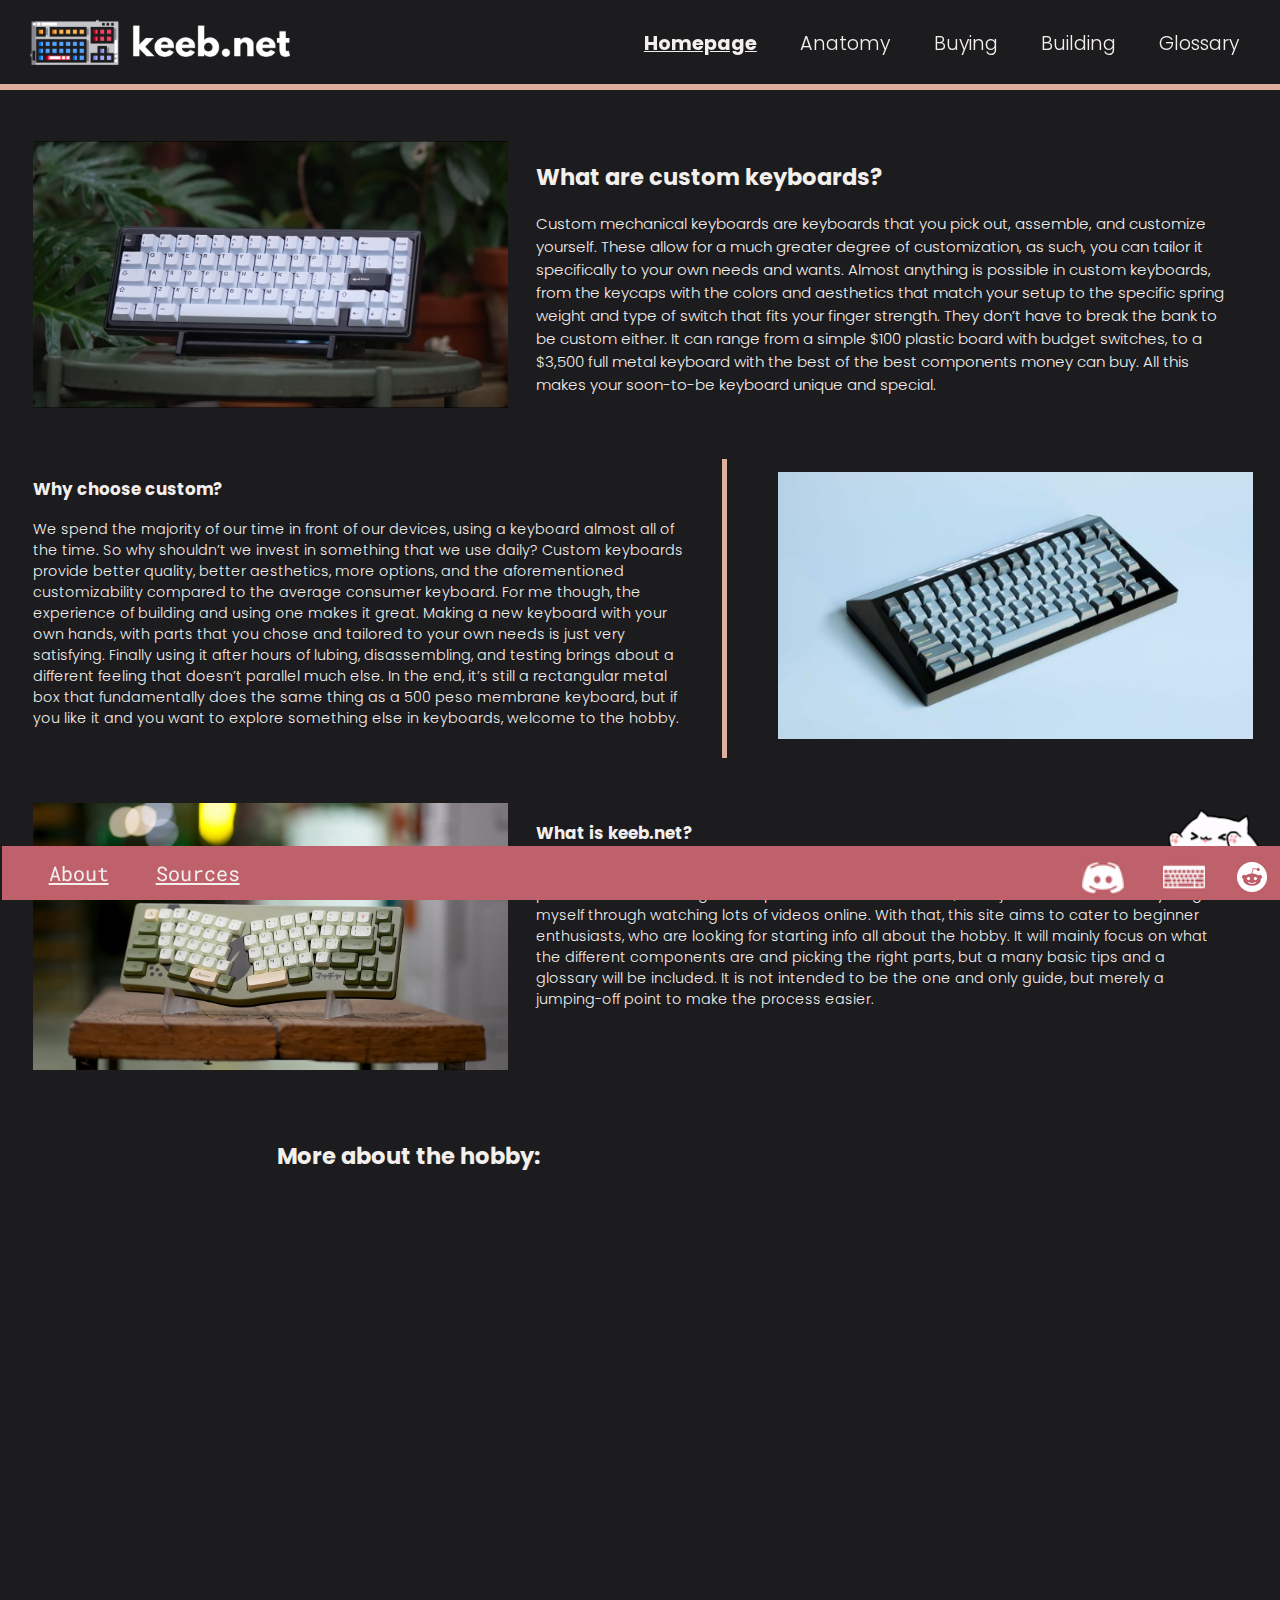
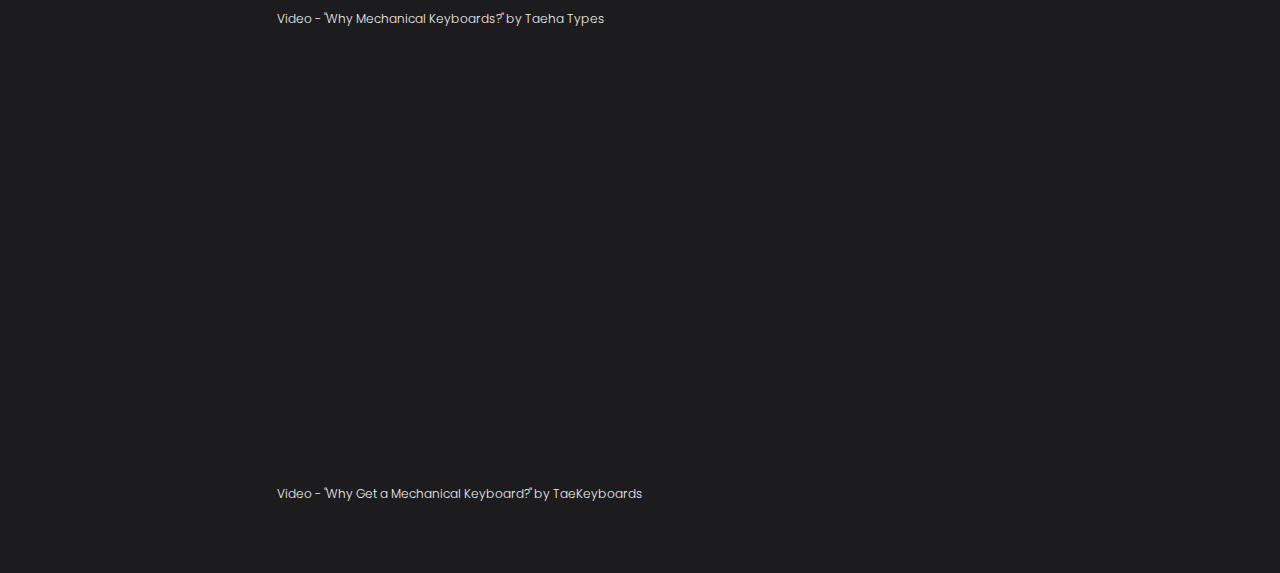
<file: index.html>
<!DOCTYPE html>
<html>

  <head>

    <title>keeb.net</title>
		<meta charset="UTF-8">
		<meta name="author" content="Rafael Paulino">
		<meta name="keywords" content="HTML, CSS, JavaScript">
		<meta name="revised" content="6-11-2020">
		<link rel="stylesheet" href="css/style.css">
    <link rel="shortcut icon" type="image/png" href="images/globalimages/favicon.png"/>

    <style>
      #firstpart {
        padding: 0px 15px;
      }
      #secondpart {
        font-size: 0.95em; 
        border-right: 0.4vw solid #deaf9d; 
        padding-right: 3vw; 
        margin-right: 2vw;
      }
      #thirdpart {
        font-size:0.95em; 
        padding:0px 15px;
      }
    </style>

  </head>

  <body>

    <!-- website header --->
    <header style="position:fixed; height: 7vw; top:0; background-color:#1c1b1d; z-index:10">
      <figure style="position:relative; top:1.5vw; left: 1vw">
        <img src="images/globalimages/logo.png" width="22%" height="auto" title="Keyboard" alt="keeb.net Logo">
      </figure>
      <nav id="navbar"><a href=index.html id="currentpage">Homepage</a> <a href=htdocs/page2.html>Anatomy</a> <a href=htdocs/page3.html>Buying</a> <a href=htdocs/page4.html>Building</a> <a href=htdocs/page5.html>Glossary</a></nav>
      <figure id="headerhr"></figure>
    </header>

    <main id="content"> 

      <!--- first part --->
      <figure style="grid-column-start:1; grid-column-end:5">
        <a href="https://www.youtube.com/watch?v=ACmX1OyWJlw"><img src="images/homeimages/gingkokeeb.png" width="100%" height="auto" title="By TaeKeyboards" alt="Gingko65 Keyboard"></a>
      </figure>
      <article style="grid-column-start:5; grid-column-end:11" id="firstpart">
        <h2>What are custom keyboards?</h2>
        <p>Custom mechanical keyboards are keyboards that you pick out, assemble, and customize yourself. These allow for a much greater degree of customization, as such, you can tailor it specifically to your own needs and wants. Almost anything is possible in custom keyboards, from the keycaps with the colors and aesthetics that match your setup to the specific spring weight and type of switch that fits your finger strength. They don’t have to break the bank to be custom either. It can range from a simple $100 plastic board with budget switches, to a $3,500 full metal keyboard with the best of the best components money can buy. All this makes your soon-to-be keyboard unique and special. </p>
      </article>

      <!-- second part --->
      <article style="grid-column-start:1; grid-column-end:7" id="secondpart">
        <h3>Why choose custom?</h3>
        <p>We spend the majority of our time in front of our devices, using a keyboard almost all of the time. So why shouldn’t we invest in something that we use daily? Custom keyboards provide better quality, better aesthetics, more options, and the aforementioned customizability compared to the average consumer keyboard. For me though, the experience of building and using one makes it great. Making a new keyboard with your own hands, with parts that you chose and tailored to your own needs is just very satisfying. Finally using it after hours of lubing, disassembling, and testing brings about a different feeling that doesn’t parallel much else. In the end, it’s still a rectangular metal box that fundamentally does the same thing as a 500 peso membrane keyboard, but if you like it and you want to explore something else in keyboards, welcome to the hobby.</p>
      </article>
      <figure style="grid-column-start:7; grid-column-end:11">
        <a href="https://www.instagram.com/p/CQH1Ytvr52u/"><img src="images/homeimages/cyberboard.png" width="100%" height="auto" title="By Taeha Types" alt="Cyberboard" style="padding:1vw"></a>
      </figure>

      <!-- third part --->
      <figure style="grid-column-start:1; grid-column-end:5">
        <a href="https://www.instagram.com/p/CLxeU1jH6LM/"><img src="images/homeimages/matchakeeb.png" width="100%" height="auto" title="By Taekeyboards" alt="Matcha Theme Keyboard"></a>
      </figure>
      <article style="grid-column-start:5; grid-column-end:11" id="thirdpart">
        <h3>What is keeb.net?</h3>
        <p>When I got into the hobby around a year ago, I found that there were no real good starting points. All the knowledge was spread across the internet, and I just had to learn everything myself through watching lots of videos online. With that, this site aims to cater to beginner enthusiasts, who are looking for starting info all about the hobby. It will mainly focus on what the different components are and picking the right parts, but a many basic tips and a glossary will be included. It is not intended to be the one and only guide, but merely a jumping-off point to make the process easier.<p>
      </article>

      <!-- youtube video --->
      <article style="grid-column-start:3; grid-column-end:9">
        <h2>More about the hobby:</h2>
        <figure style="height:20vw; padding-bottom:5vw">
          <iframe width="100%" height="90%" src="https://www.youtube.com/embed/Qr3nYR15wxU?autoplay=1&mute=1" title="YouTube video player" frameborder="0" allow="accelerometer;autoplay; clipboard-write; encrypted-media; gyroscope; picture-in-picture" allowfullscreen></iframe>
          <figcaption class="smallerfont" style="margin-bottom:3vw">Video - "Why Mechanical Keyboards?" by Taeha Types</figcaption>
        </figure>
        <figure style="height:20vw; padding-bottom:7vw">
          <iframe width="100%" height="90%" src="https://www.youtube.com/embed/6Wym49aXxzM?autoplay=1&mute=1" title="YouTube video player" frameborder="0" allow="accelerometer;autoplay; clipboard-write; encrypted-media; gyroscope; picture-in-picture" allowfullscreen></iframe>
          <figcaption class="smallerfont">Video - "Why Get a Mechanical Keyboard?" by TaeKeyboards</figcaption>
        </figure>
      </article>

    </main>
    
    <!-- footer --->
    <img src="images/globalimages/bongocat.png" width="10%" title="bongo cat" alt="bongo cat" style="position:fixed; bottom:5.7vh; right:0">
    <footer> 
      <span style="position:relative; top:1.5vh">
        &nbsp<a href=htdocs/about.html>About</a> <a href=htdocs/sources.html>Sources</a>
        <span style="word-spacing:normal; position:relative; left:125vh">Join the community:</span>
        <a href="https://www.reddit.com/r/MechanicalKeyboards/" class="reddit"></a>
        <a href="https://geekhack.org/index.php" class="geekhack"></a>
        <a href="https://discord.gg/taehatypes" class="discord"></a>
      </span>
    </footer>

  </body>

</html>
</file>
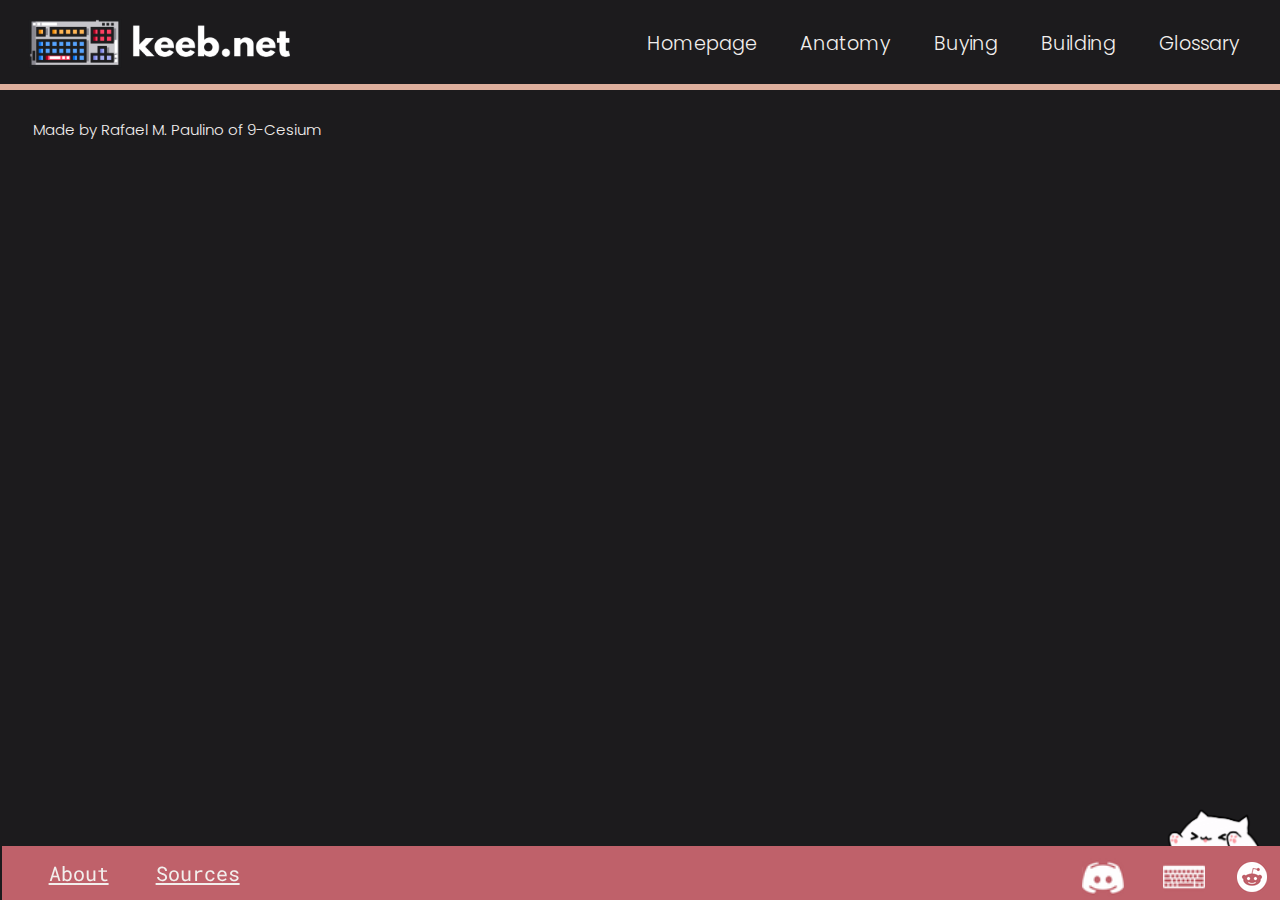
<file: htdocs/about.html>
<!DOCTYPE html>
<html>

  <head>

    <title>keeb.net</title>
		<meta charset="UTF-8">
		<meta name="author" content="Rafael Paulino">
		<meta name="keywords" content="HTML, CSS, JavaScript">
		<meta name="revised" content="6-11-2020">
		<link rel="stylesheet" href="../css/style.css">
    <link rel="shortcut icon" type="image/png" href="../images/globalimages/favicon.png"/>

  </head>

  <body>

    <!-- website header --->
    <header style="position:fixed; height: 7vw; top:0; background-color:#1c1b1d; z-index:10">
      <figure style="position:relative; top:1.5vw; left: 1vw">
        <img src="../images/globalimages/logo.png" width="22%" height="auto" title="Keyboard" alt="keeb.net Logo">
      </figure>
      <nav id="navbar"><a href=../index.html>Homepage</a> <a href=page2.html>Anatomy</a> <a href=page3.html>Buying</a> <a href=page4.html>Building</a> <a href=page5.html>Glossary</a></nav>
      <figure id="headerhr"></figure>
    </header>

    <main id="content"> 

      <!-- about --->
      <article style="grid-column-start:1; grid-column-end:11; position:relative; bottom:3vw">
        <p>Made by Rafael M. Paulino of 9-Cesium</p>
      </article>
      
    </main>
    
    <!-- footer --->
    <img src="../images/globalimages/bongocat.png" width="10%" title="bongo cat" alt="bongo cat" style="position:fixed; bottom:5.7vh; right:0">
    <footer> 
      <span style="position:relative; top:1.5vh">
        &nbsp<a href=about.html>About</a> <a href=sources.html>Sources</a>
        <span style="word-spacing:normal; position:relative; left:125vh">Join the community:</span>
        <a href="https://www.reddit.com/r/MechanicalKeyboards/" class="reddit"></a>
        <a href="https://geekhack.org/index.php" class="geekhack"></a>
        <a href="https://discord.gg/taehatypes" class="discord"></a>
      </span>
    </footer>

  </body>

</html>
</file>
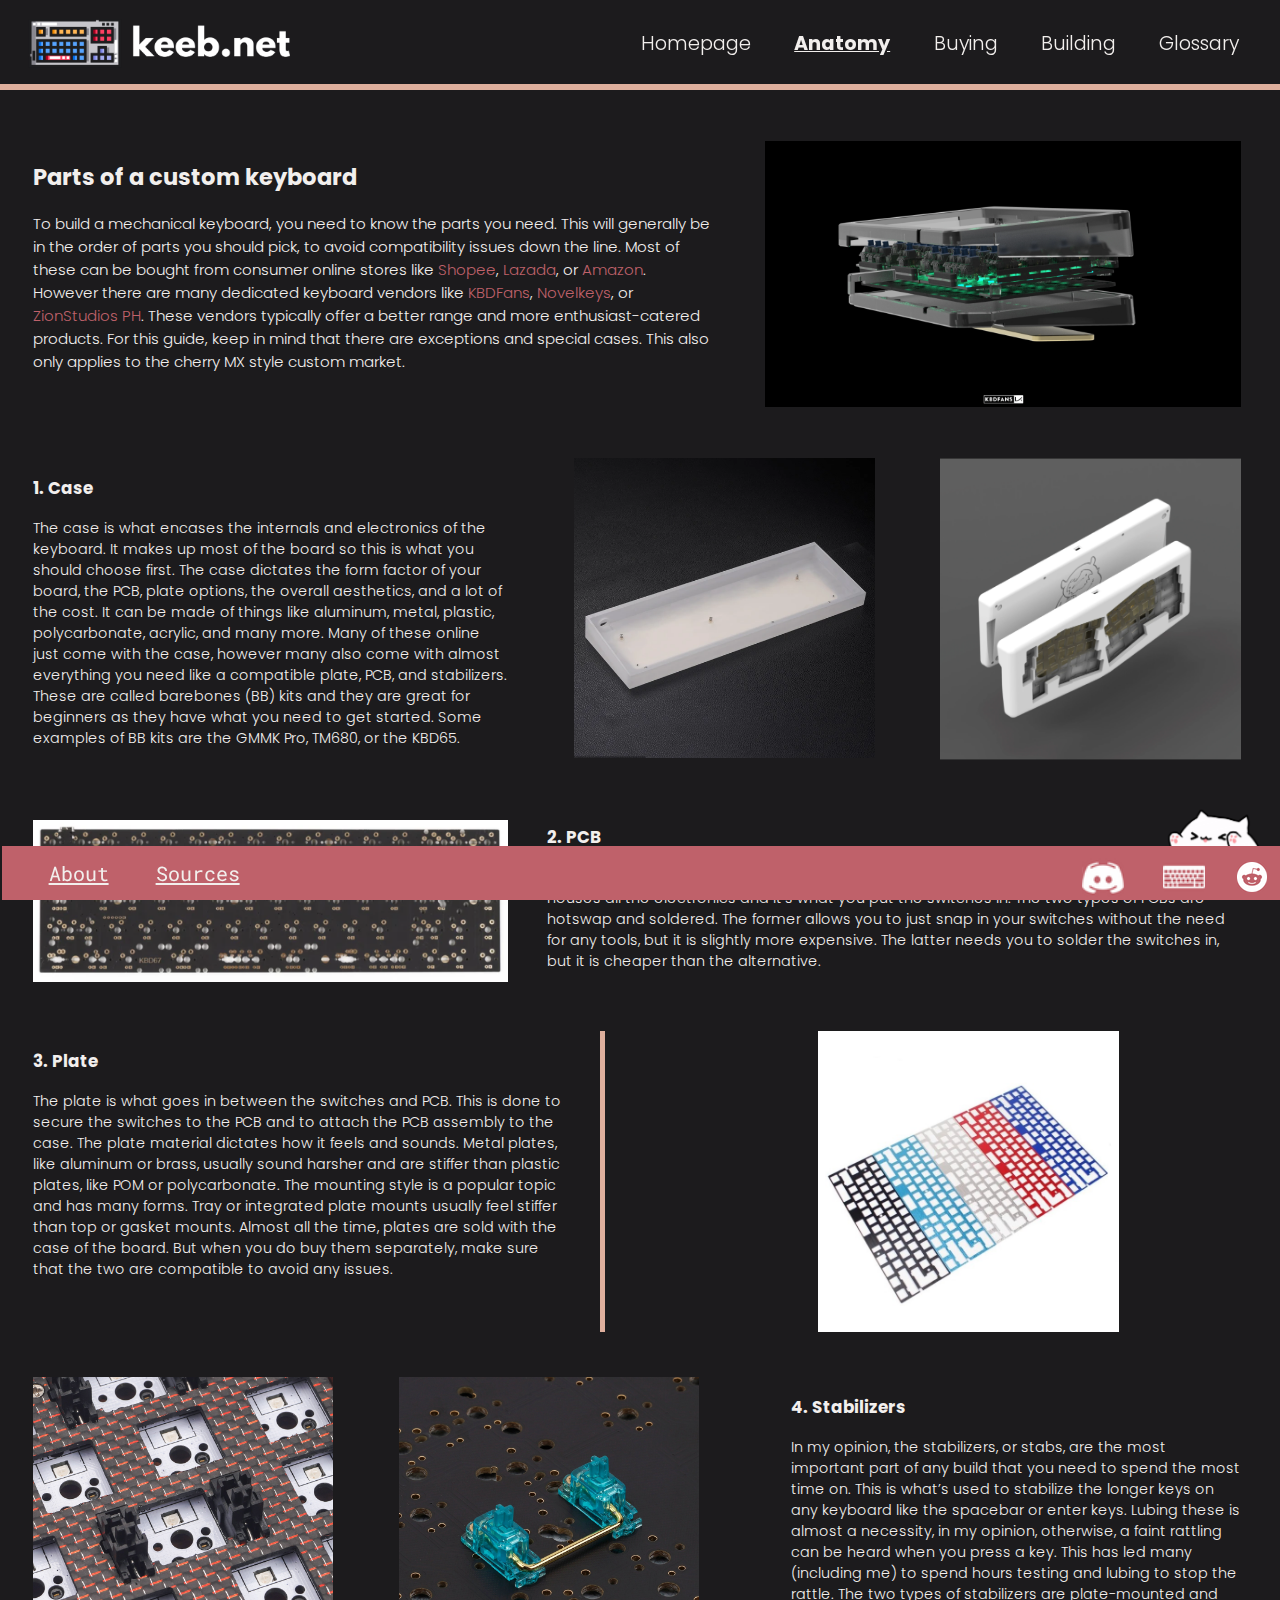
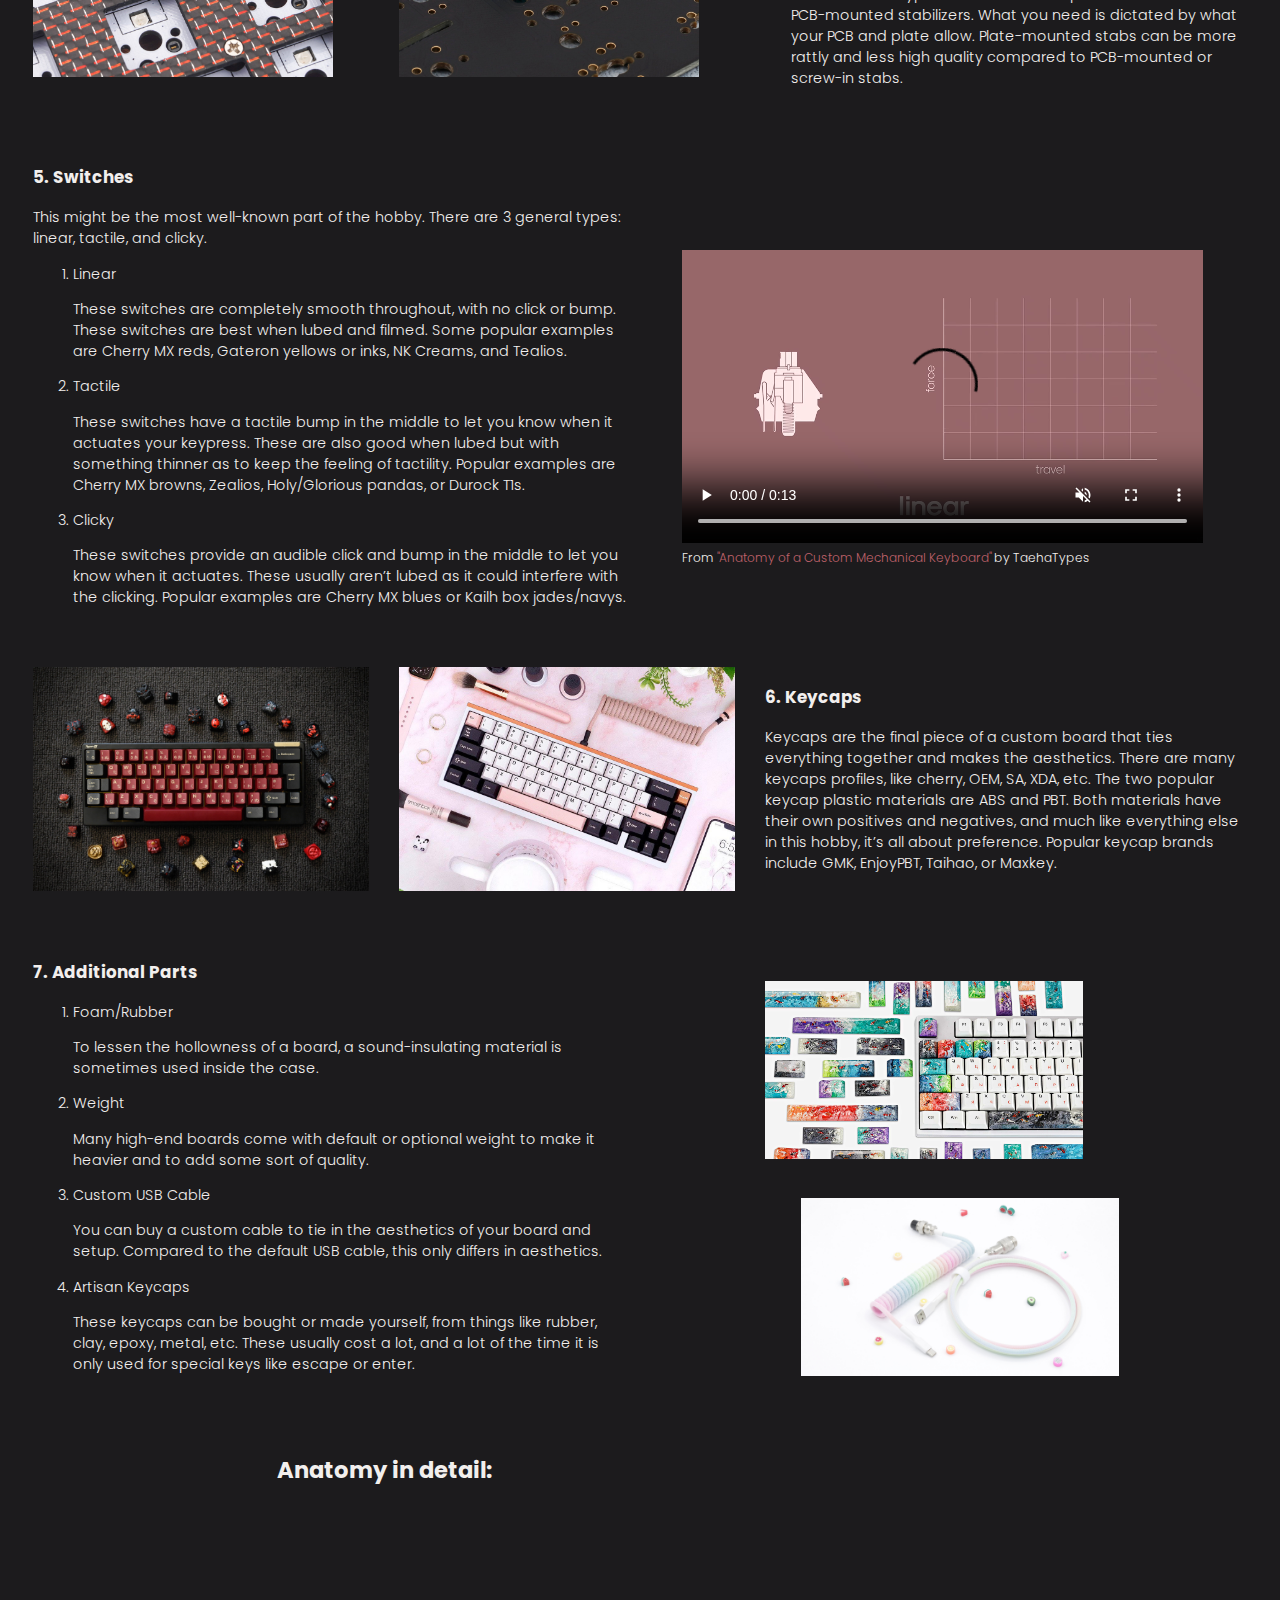
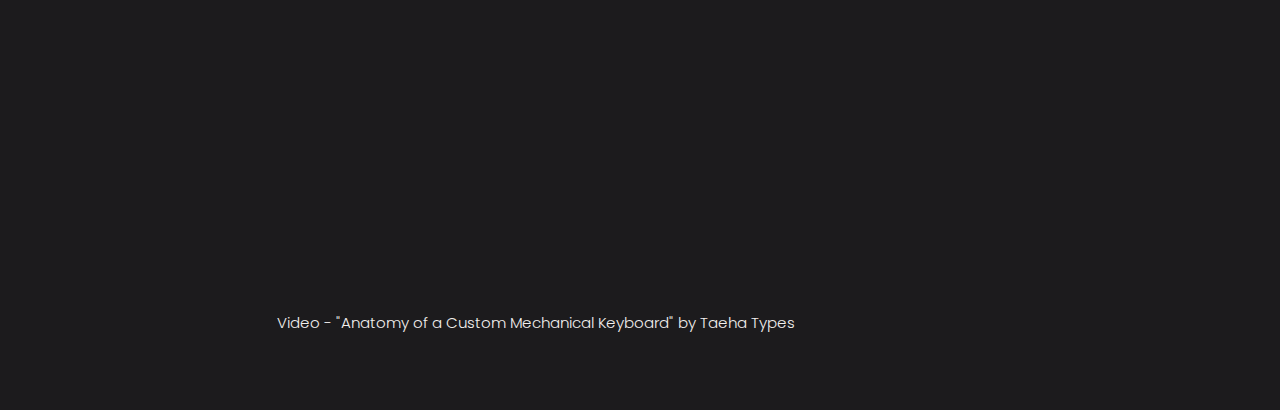
<file: htdocs/page2.html>
<!DOCTYPE html>
<html>

  <head>

    <title>keeb.net</title>
		<meta charset="UTF-8">
		<meta name="author" content="Rafael Paulino">
		<meta name="keywords" content="HTML, CSS, JavaScript">
		<meta name="revised" content="6-11-2020">
		<link rel="stylesheet" href="../css/style.css">
    <link rel="shortcut icon" type="image/png" href="../images/globalimages/favicon.png"/>

    <style>
    #intro {
      padding-right:3vw;
    }
    #pcb {
      font-size:0.95em; 
      margin-left:2vw;
    }
    #plate {
      font-size:0.95em;
      border-right: 0.4vw solid #deaf9d; 
      padding-right: 3vw; 
      margin-right: 2vw;
    }
    #stabs {
      font-size:0.95em; 
      margin-left:2vw;
    }

    </style>

  </head>

  <body>

    <!-- website header --->
    <header style="position:fixed; height: 7vw; top:0; background-color:#1c1b1d; z-index:10">
      <figure style="position:relative; top:1.5vw; left: 1vw">
        <img src="../images/globalimages/logo.png" width="22%" height="auto" title="Keyboard" alt="keeb.net Logo">
      </figure>
      <nav id="navbar"><a href=../index.html>Homepage</a> <a href=page2.html id="currentpage">Anatomy</a> <a href=page3.html>Buying</a> <a href=page4.html>Building</a> <a href=page5.html>Glossary</a></nav>
      <figure id="headerhr"></figure>
    </header>

    <main id="content"> 

      <!-- intro  --->
      <article style="grid-column-start:1; grid-column-end:7" id="intro">
        <h2>Parts of a custom keyboard</h2>
        <p>To build a mechanical keyboard, you need to know the parts you need. This will generally be in the order of parts you should pick, to avoid compatibility issues down the line. Most of these can be bought from consumer online stores like <a href="https://shopee.ph">Shopee</a>, <a href="https://www.lazada.com.ph/">Lazada</a>, or <a href="https://www.amazon.com/">Amazon</a>. However there are many dedicated keyboard vendors like <a href="https://kbdfans.com/">KBDFans</a>, <a href="https://novelkeys.com/">Novelkeys</a>, or <a href="https://zionstudios.ph/">ZionStudios PH</a>. These vendors typically offer a better range and more enthusiast-catered products. For this guide, keep in mind that there are exceptions and special cases. This also only applies to the cherry MX style custom market.</p>
      </article>
      <figure style="grid-column-start:7; grid-column-end:11">
        <a href="https://kbdfans.com/collections/diy-kit/products/icd65-mechanical-keyboard-kit"><img src="../images/anatomyimages/keebparts.png" width="100%" height="auto" title="From KBDFans" alt="Exploded Keyboard"></a>
      </figure>

      <!-- case --->
      <article style="grid-column-start:1; grid-column-end:5" class="smallfont">
        <h3>1. Case</h3>
        <p>The case is what encases the internals and electronics of the keyboard. It makes up most of the board so this is what you should choose first. The case dictates the form factor of your board, the PCB, plate options, the overall aesthetics, and a lot of the cost. It can be made of things like aluminum, metal, plastic, polycarbonate, acrylic, and many more. Many of these online just come with the case, however many also come with almost everything you need like a compatible plate, PCB, and stabilizers. These are called barebones (BB) kits and they are great for beginners as they have what you need to get started. Some examples of BB kits are the GMMK Pro, TM680, or the KBD65.</p>
      </article>
      <figure style="grid-column-start:5; grid-column-end:8">
        <a href="https://kbdfans.com/collections/65-layout-case/products/in-stocktofu-65-aluminum-case"><img src="../images/anatomyimages/tofucase.png" width="85%" height="auto" title="Tofu65 Case from KBDFans" alt="Tofu 65 Case" style="float:right"></a>
      </figure>
      <figure style="grid-column-start:8; grid-column-end:11">
        <a href="https://kbdfans.com/products/axol-studio-yeti-mechanical-keyboard-kit"><img src="../images/anatomyimages/yeticase.png" width="85%" height="auto" title="Axol Yeti Case from KBDFans" alt="Yeti Case" style="float:right"></a>
      </figure>

      <!-- pcb --->
      <figure style="grid-column-start:1; grid-column-end:5; position:relative; top:1vw">
        <a href="https://kbdfans.com/collections/pcb/products/kbd65-65-custom-mechanical-keyboard-pcb"><img src="../images/anatomyimages/pcb.png" width="100%" height="auto" title="PCB from KBDFans" alt="PCB"></a>
      </figure>
      <article style="grid-column-start:5; grid-column-end:11" id="pcb">
        <h3>2. PCB</h3>
        <p>The printed circuit board is what makes the entire thing work: it’s the brain of the keyboard. It houses all the electronics and it’s what you put the switches in. The two types of PCBs are hotswap and soldered. The former allows you to just snap in your switches without the need for any tools, but it is slightly more expensive. The latter needs you to solder the switches in, but it is cheaper than the alternative.</p>
      </article>

      <!-- plate --->
      <article style="grid-column-start:1; grid-column-end:6" id="plate">
        <h3>3. Plate</h3>
        <p>The plate is what goes in between the switches and PCB. This is done to secure the switches to the PCB and to attach the PCB assembly to the case. The plate material dictates how it feels and sounds. Metal plates, like aluminum or brass, usually sound harsher and are stiffer than plastic plates, like POM or polycarbonate. The mounting style is a popular topic and has many forms. Tray or integrated plate mounts usually feel stiffer than top or gasket mounts. Almost all the time, plates are sold with the case of the board. But when you do buy them separately, make sure that the two are compatible to avoid any issues.</p>
      </article>
      <figure style="grid-column-start:7; grid-column-end:10">
        <a href="https://kbdfans.com/collections/plate/products/cnc-60-aluminum-plate"><img src="../images/anatomyimages/aluplate.jpg" width="85%" height="auto" title="Aluminum Plates from KBDFans" alt="Alu Plates" style="float:right"></a>
      </figure>

      <!-- stablilizers --->
      <figure style="grid-column-start:1; grid-column-end:4">
        <a href="https://kbdfans.com/collections/keyboard-stabilizer/products/gateron-lubed-plate-mounted-stabilizers"><img src="../images/anatomyimages/stab1.jpg" width="85%" height="auto" title="Gateron Stabilizers from KBDFans" alt="Gateron Stabs"></a>
      </figure>
      <figure style="grid-column-start:4; grid-column-end:7">
        <a href="https://kbdfans.com/collections/keyboard-stabilizer/products/coming-soon-kbdfans-pc-screw-in-stabilizers"><img src="../images/anatomyimages/stab2.jpg" width="85%" height="auto" title="KBDFans PC Stabilizers" alt="KBDFans Stabs"></a>
      </figure>
      <article style="grid-column-start:7; grid-column-end:11" id="stabs">
        <h3>4. Stabilizers</h3>
        <p>In my opinion, the stabilizers, or stabs, are the most important part of any build that you need to spend the most time on. This is what’s used to stabilize the longer keys on any keyboard like the spacebar or enter keys. Lubing these is almost a necessity, in my opinion, otherwise, a faint rattling can be heard when you press a key. This has led many (including me) to spend hours testing and lubing to stop the rattle. The two types of stabilizers are plate-mounted and PCB-mounted stabilizers. What you need is dictated by what your PCB and plate allow. Plate-mounted stabs can be more rattly and less high quality compared to PCB-mounted or screw-in stabs.</p>
      </article>

      <!-- switches --->
      <article style="grid-column-start:1; grid-column-end:6" class="smallfont" id="switches">
        <h3>5. Switches</h3>
        <p>This might be the most well-known part of the hobby. There are 3 general types: linear, tactile, and clicky.</p>
        <ol>
          <li>Linear</li>
          <p>These switches are completely smooth throughout, with no click or bump. These switches are best when lubed and filmed. Some popular examples are Cherry MX reds, Gateron yellows or inks, NK Creams, and Tealios. </p>
          <li>Tactile</li>
          <p>These switches have a tactile bump in the middle to let you know when it actuates your keypress. These are also good when lubed but with something thinner as to keep the feeling of tactility. Popular examples are Cherry MX browns, Zealios, Holy/Glorious pandas, or Durock T1s.</p>
          <li>Clicky</li>
          <p>These switches provide an audible click and bump in the middle to let you know when it actuates. These usually aren’t lubed as it could interfere with the clicking. Popular examples are Cherry MX blues or Kailh box jades/navys.</p>
        </ol>
      </article>
      <figure style="grid-column-start:6; grid-column-end:11; margin:8vw 3vw 0px">
        <video width="100%" height="auto" autoplay muted controls>
          <source src="../mmfiles/switchanimation.mp4">
          Your browser does not support the video element. Kindly update it to the latest version.
        </video>
        <figcaption class="smallerfont">From <a href="https://youtu.be/1NpNygIrnaQ?t=375">"Anatomy of a Custom Mechanical Keyboard"</a> by TaehaTypes</figcaption>
      </figure>

      <!-- keycaps --->
      <figure style="grid-column-start:1; grid-column-end:4">
        <a href="https://www.reddit.com/r/MechanicalKeyboards/comments/9q30z6/e6v2_ft_gmk_red_samurai_endgame_material/"><img src="../images/anatomyimages/gmkredsamurai.jpg" width="95%" height="auto" title="GMK Red Samurai" alt="GMK Red Samurai Keycaps"></a>
      </figure>
      <figure style="grid-column-start:4; grid-column-end:7">
        <a href="https://www.reddit.com/r/MechanicalKeyboards/comments/o6dzn2/mode65_ewhite_prototype_with_gmk_olivia/"><img src="../images/anatomyimages/gmkolivia.jpg" width="95%" height="auto" title="GMK Olivia" alt="GMK Olivia Keycaps"></a>
      </figure>  
      <article style="grid-column-start:7; grid-column-end:11" class="smallfont" id="keycaps">
        <h3>6. Keycaps</h3>
        <p>Keycaps are the final piece of a custom board that ties everything together and makes the aesthetics. There are many keycaps profiles, like  cherry, OEM, SA, XDA, etc. The two popular keycap plastic materials are ABS and PBT. Both materials have their own positives and negatives, and much like everything else in this hobby, it’s all about preference. Popular keycap brands include GMK, EnjoyPBT, Taihao, or Maxkey.</p>
      </article>

      <!-- other parts --->
      <article style="grid-column-start:1; grid-column-end:6" class="smallfont" id="addparts">
        <h3>7. Additional Parts</h3>
        <ol>
          <li>Foam/Rubber</li>
          <p>To lessen the hollowness of a board, a sound-insulating material is sometimes used inside the case.</p>
          <li>Weight</li>
          <p>Many high-end boards come with default or optional weight to make it heavier and to add some sort of quality.</p>
          <li>Custom USB Cable</li>
          <p>You can buy a custom cable to tie in the aesthetics of your board and setup. Compared to the default USB cable, this only differs in aesthetics.</p>
          <li>Artisan Keycaps</li>
          <p>These keycaps can be bought or made yourself, from things like rubber, clay, epoxy, metal, etc. These usually cost a lot, and a lot of the time it is only used for special keys like escape or enter.</p>
        </ol>
      </article>
      <figure style="grid-column-start:7; grid-column-end:10">
        <a href="https://www.reddit.com/r/MechanicalKeyboards/comments/itvfjo/giveaway_jelly_key_zen_pond_iii_artisan_keycaps/"><img src="../images/anatomyimages/artisancaps.jpg" width="90%" height="auto" title="Koi Keycaps" alt="Koi Artisan Keycaps" style="float:left; margin-top:3vw"></a>
        <a href="https://www.reddit.com/r/MechanicalKeyboards/comments/p2coin/unicorn_cables_pastel_rainbow_giveaway/"><img src="../images/anatomyimages/coiledcable.jpg" width="90%" height="auto" title="Custom Coiled Cable" alt="Custom Coiled Cable" style="float:right; margin-top:3vw"></a>
      </figure>

      <!-- youtube video --->
      <figure style="grid-column-start:3; grid-column-end:9; height:30vw; padding-bottom:10vw">
        <h2>Anatomy in detail:</h2>
        <iframe width="100%" height="100%" src="https://www.youtube.com/embed/1NpNygIrnaQ?autoplay=1&mute=1" title="YouTube video player" frameborder="0" allow="accelerometer;autoplay; clipboard-write; encrypted-media; gyroscope; picture-in-picture" allowfullscreen></iframe>
        <p>Video - "Anatomy of a Custom Mechanical Keyboard" by Taeha Types</p>
      </figure>

    </main>
    
    <!-- footer --->
    <img src="../images/globalimages/bongocat.png" width="10%" title="bongo cat" alt="bongo cat" style="position:fixed; bottom:5.7vh; right:0">
    <footer> 
      <span style="position:relative; top:1.5vh">
        &nbsp<a href=about.html>About</a> <a href=sources.html>Sources</a>
        <span style="word-spacing:normal; position:relative; left:125vh">Join the community:</span>
        <a href="https://www.reddit.com/r/MechanicalKeyboards/" class="reddit"></a>
        <a href="https://geekhack.org/index.php" class="geekhack"></a>
        <a href="https://discord.gg/taehatypes" class="discord"></a>
      </span>
    </footer>

  </body>

</html>
</file>
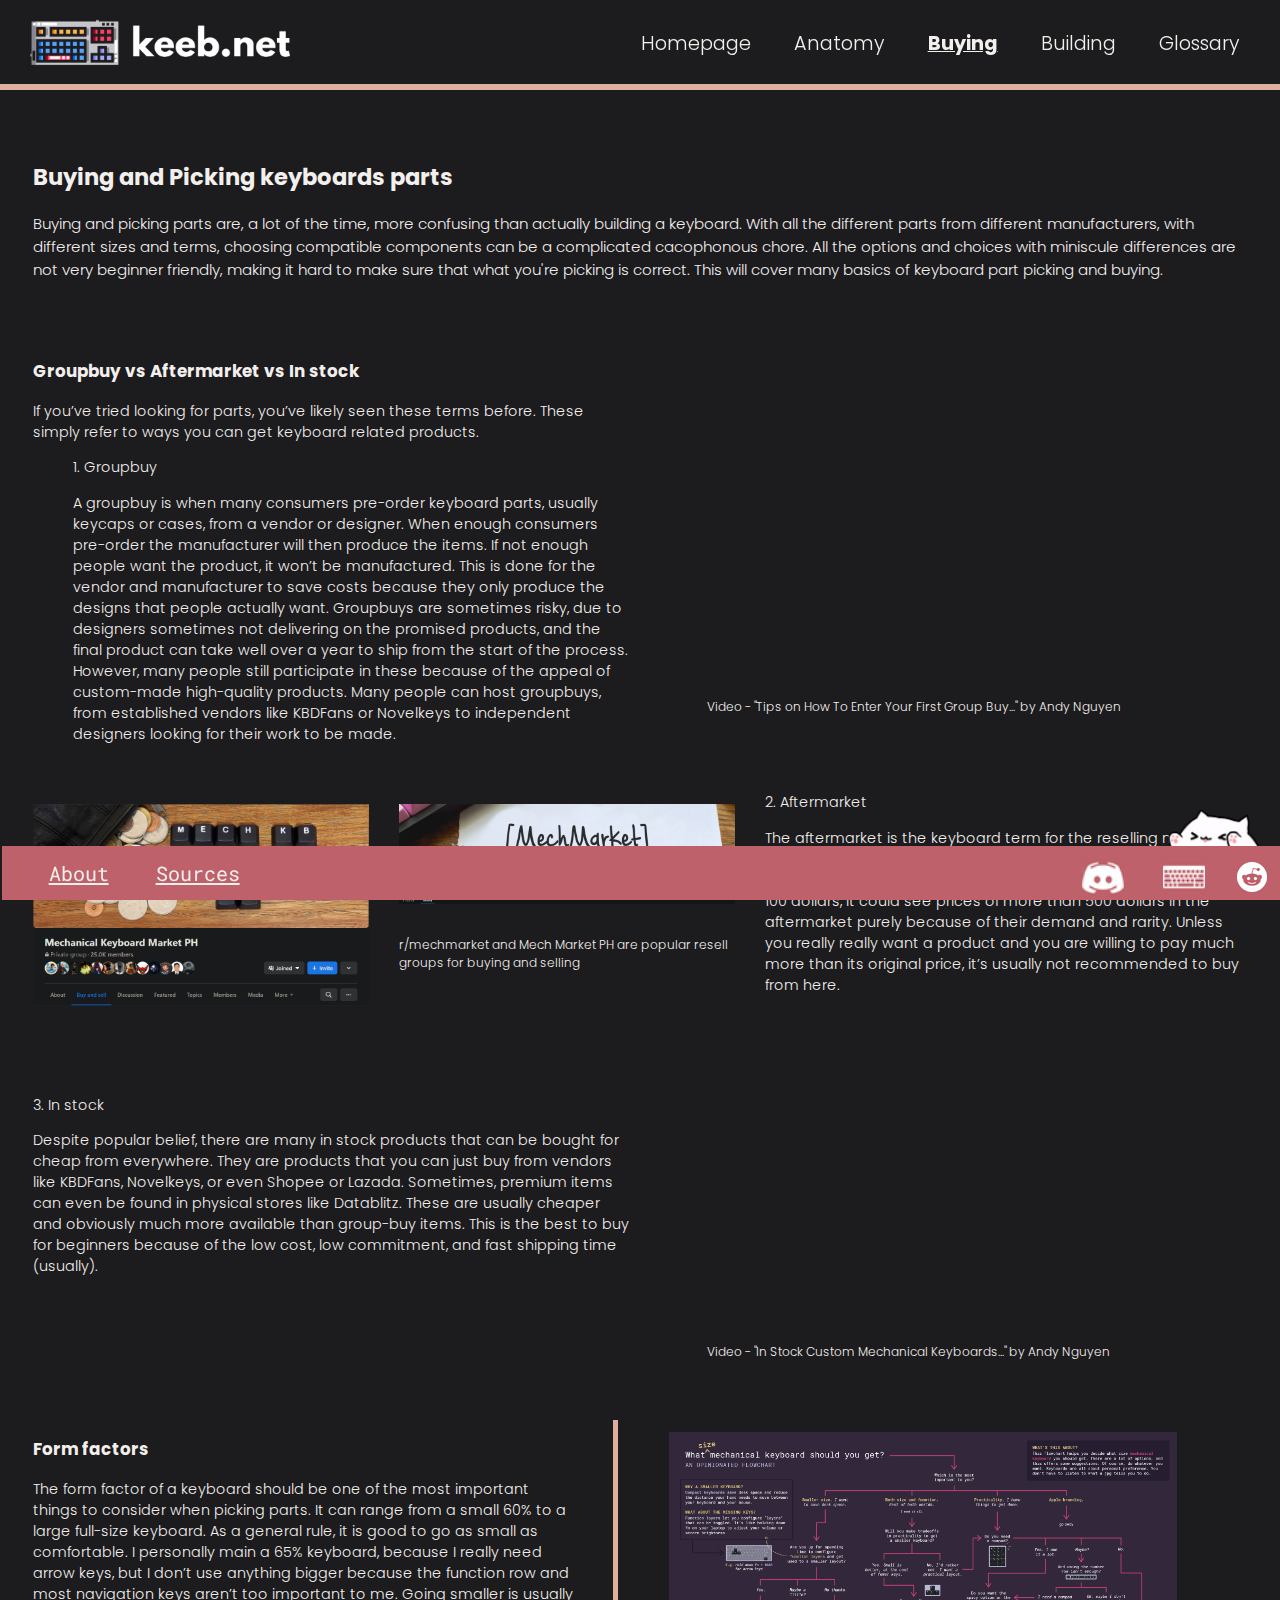
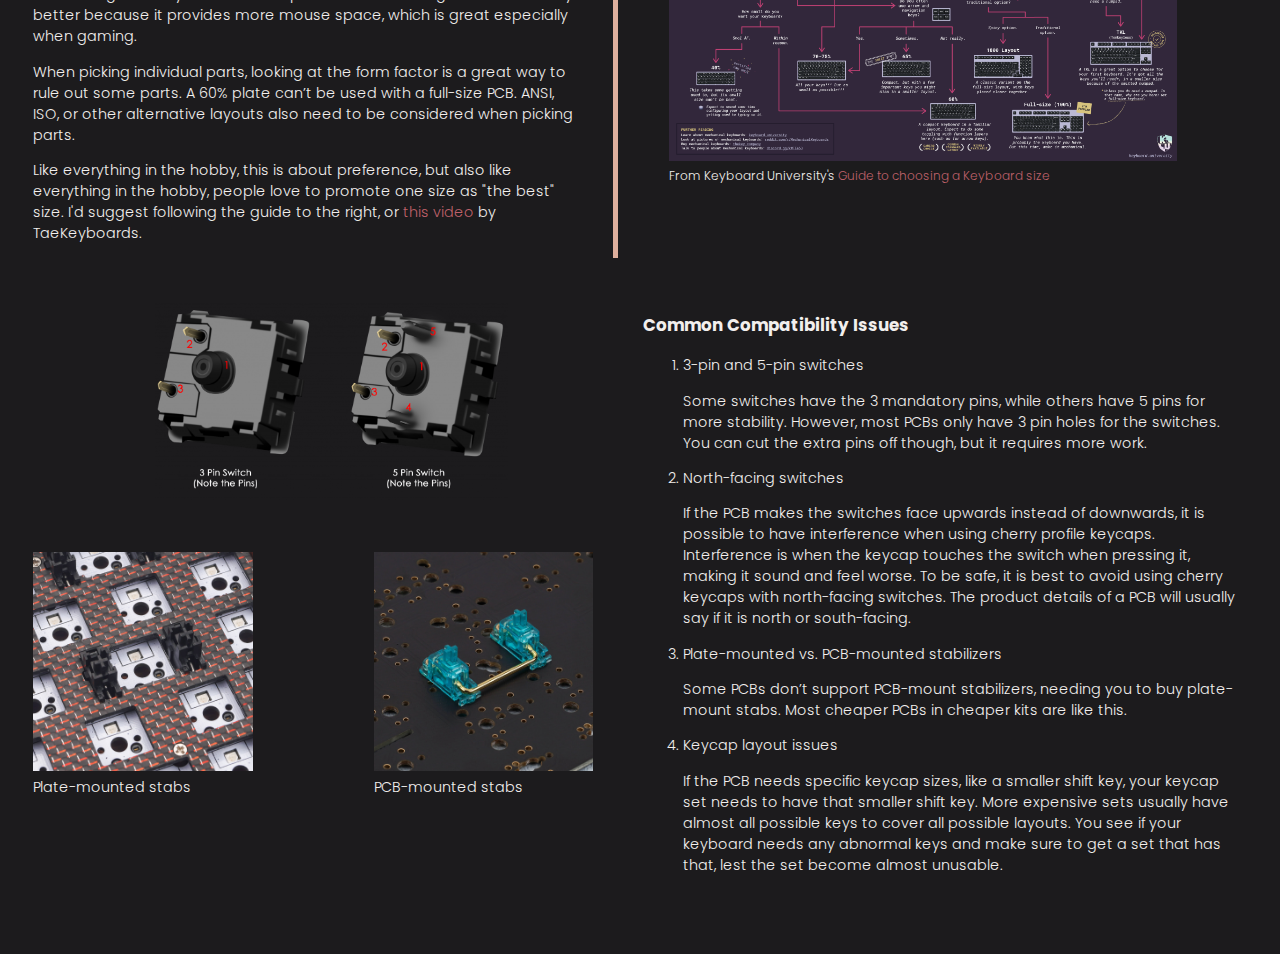
<file: htdocs/page3.html>
<!DOCTYPE html>
<html>

  <head>

    <title>keeb.net</title>
		<meta charset="UTF-8">
		<meta name="author" content="Rafael Paulino">
		<meta name="keywords" content="HTML, CSS, JavaScript">
		<meta name="revised" content="6-11-2020">
		<link rel="stylesheet" href="../css/style.css">
    <link rel="shortcut icon" type="image/png" href="images/globalimages/favicon.png"/>

    <style>
    #formfactors {
      border-right:0.4vw solid #deaf9d; 
      padding-right:3vw; 
      margin-right:1vw;
    }
    </style>

  </head>

  <body>

    <!-- website header --->
    <header style="position:fixed; height: 7vw; top:0; background-color:#1c1b1d; z-index:10">
      <figure style="position:relative; top:1.5vw; left: 1vw">
        <img src="../images/globalimages/logo.png" width="22%" height="auto" title="Keyboard" alt="keeb.net Logo">
      </figure>
      <nav id="navbar"><a href=../index.html>Homepage</a> <a href=page2.html>Anatomy</a> <a href=page3.html id="currentpage">Buying</a> <a href=page4.html>Building</a> <a href=page5.html>Glossary</a></nav>
      <figure id="headerhr"></figure>
    </header>

    <main id="content"> 

      <!-- intro --->
      <article style="grid-column-start:1; grid-column-end:11">
        <h2>Buying and Picking keyboards parts</h2>
        <p>Buying and picking parts are, a lot of the time, more confusing than actually building a keyboard. With all the different parts from different manufacturers, with different sizes and terms, choosing compatible components can be a complicated cacophonous chore. All the options and choices with miniscule differences are not very beginner friendly, making it hard to make sure that what you're picking is correct. This will cover many basics of keyboard part picking and buying.</p>
      </article>

      <!-- Groupbuy vs Aftermarket vs In stock --->
      <article style="grid-column-start:1; grid-column-end:6" class="smallfont">
        <h3>Groupbuy vs Aftermarket vs In stock</h3>
        <p>If you’ve tried looking for parts, you’ve likely seen these terms before. These simply refer to ways you can get keyboard related products.</p>
        <ol>
          <p>1. Groupbuy</p>
          <p>A groupbuy is when many consumers pre-order keyboard parts, usually keycaps or cases, from a vendor or designer. When enough consumers pre-order the manufacturer will then produce the items. If not enough people want the product, it won’t be manufactured. This is done for the vendor and manufacturer to save costs because they only produce the designs that people actually want. Groupbuys are sometimes risky, due to designers sometimes not delivering on the promised products, and the final product can take well over a year to ship from the start of the process. However, many people still participate in these because of the appeal of custom-made high-quality products. Many people can host groupbuys, from established vendors like KBDFans or Novelkeys to independent designers looking for their work to be made.</p>
        </ol>
      </article>
      <figure style="grid-column-start:6; grid-column-end:11; padding:8vw 0 0 5vw">
        <iframe width="80%" height="75%" src="https://www.youtube.com/embed/YfhDNqJK5PY?autoplay=1&mute=1" title="YouTube video player" frameborder="0" allow="accelerometer;autoplay; clipboard-write; encrypted-media; gyroscope; picture-in-picture" allowfullscreen></iframe>
        <p class="smallerfont">Video - "Tips on How To Enter Your First Group Buy..." by Andy Nguyen</p>
      </figure>
      <!-- aftermarket --->
      <figure style="grid-column-start:1; grid-column-end:4">
        <a href="https://www.facebook.com/groups/MechKeyboardMarketPH/about"><img src="../images/buyingimages/mechmarketPH.png" width="95%" height="auto" title="MechMarketPH" alt="MechMarketPH FB Group"></a>
      </figure>  
      <figure style="grid-column-start:4; grid-column-end:7">
        <a href="https://www.reddit.com/r/mechmarket/"><img src="../images/buyingimages/rmechmarket.png" width="95%" height="auto" title="r/mechmarket" alt="r/mechmarket Reddit forum"></a>
        <figcaption class="smallerfont" style="position:relative; top:2vw">r/mechmarket and Mech Market PH are popular resell groups for buying and selling</figcaption>
      </figure>  
      <article style="grid-column-start:7; grid-column-end:11; position:relative; bottom:2vw" class="smallfont">
        <p>2. Aftermarket</p>
        <p>The aftermarket is the keyboard term for the reselling market. It is full of group-buy products that people resell at a much higher price. For example, if some GMK keycaps sell at a groupbuy for 100 dollars, it could see prices of more than 500 dollars in the aftermarket purely because of their demand and rarity. Unless you really really want a product and you are willing to pay much more than its original price, it’s usually not recommended to buy from here.</p>
      </article>
      <!-- in stock --->
      <article style="grid-column-start:1; grid-column-end:6" class="smallfont">
        <p>3. In stock</p>
        <p>Despite popular belief, there are many in stock products that can be bought for cheap from everywhere. They are products that you can just buy from vendors like KBDFans, Novelkeys, or even Shopee or Lazada. Sometimes, premium items can even be found in physical stores like Datablitz. These are usually cheaper and obviously much more available than group-buy items. This is the best to buy for beginners because of the low cost, low commitment, and fast shipping time (usually).</p>
      </article>
      <figure style="grid-column-start:6; grid-column-end:11; height: 20vw; padding:0 0 3vw 5vw">
        <iframe width="80%" height="100%" src="https://www.youtube.com/embed/k74cL8kll9o?autoplay=1&mute=1" title="YouTube video player" frameborder="0" allow="accelerometer;autoplay; clipboard-write; encrypted-media; gyroscope; picture-in-picture" allowfullscreen></iframe>
        <figcaption class="smallerfont">Video - "In Stock Custom Mechanical Keyboards..." by Andy Nguyen</figcaption>
      </figure>

      <!-- form factors --->
      <article style="grid-column-start:1; grid-column-end:6" class="smallfont" id="formfactors">
        <h3>Form factors </h3>
        <p>The form factor of a keyboard should be one of the most important things to consider when picking parts. It can range from a small 60% to a large full-size keyboard. As a general rule, it is good to go as small as comfortable. I personally main a 65% keyboard, because I really need arrow keys, but I don’t use anything bigger because the function row and most navigation keys aren’t too important to me. Going smaller is usually better because it provides more mouse space, which is great especially when gaming.</p>
        <p>When picking individual parts, looking at the form factor is a great way to rule out some parts. A 60% plate can’t be used with a full-size PCB. ANSI, ISO, or other alternative layouts also need to be considered when picking parts.</p>
        <p>Like everything in the hobby, this is about preference, but also like everything in the hobby, people love to promote one size as "the best" size. I'd suggest following the guide to the right, or <a href="https://www.youtube.com/watch?v=GxS30X_unjU">this video</a> by TaeKeyboards.</p>
      </article>
      <figure style="grid-column-start:6; grid-column-end:11; position:relative; left:2vw; top:1vw">
        <a href="../images/buyingimages/formfactors.png"><img src="../images/buyingimages/formfactors.png" width="85%" height="auto" title="Form factor guide by Keyboard Univeristy" alt="Keyboard form factor guide"></a>
        <figcaption class="smallerfont">From Keyboard University's <a href="https://keyboard.university/guides/what-size-mechanical-keyboard-should-i-get-g7dbr">Guide to choosing a Keyboard size</a></figcaption>
      </figure>  
      
      <!-- compatibility issues --->
      <figure style="grid-column-start:2; grid-column-end:5">
        <a href="https://fantechworld.com/hot-swappable-switches-what/"><img src="../images/buyingimages/5pin3pin.png" width="100%" height="auto" title="5 pin vs 3 pin switches" alt="5 pin vs 3 pin switches"></a>
      </figure>  
      <figure style="grid-column-start:1; grid-column-end:3">
        <a href="https://kbdfans.com/collections/keyboard-stabilizer/products/gateron-lubed-plate-mounted-stabilizers"><img src="../images/anatomyimages/stab1.jpg" width="95%" height="auto" title="Plate-mounted stabilizers" alt="Gateron Stabs"></a>
        <figcaption class="smallfont">Plate-mounted stabs</figcaption>
      </figure> 
      <figure style="grid-column-start:4; grid-column-end:6; position:relative; right:2vw">
        <a href="https://kbdfans.com/collections/keyboard-stabilizer/products/coming-soon-kbdfans-pc-screw-in-stabilizers"><img src="../images/anatomyimages/stab2.jpg" width="95%" height="auto" title="PCB-mounted stabilizers" alt="KBDFans Stabs"></a>
        <figcaption class="smallfont">PCB-mounted stabs</figcaption>
      </figure>
      <article style="grid-column-start:6; grid-column-end:11; position:relative; bottom:20vw; margin-bottom:-20vw" class="smallfont">
        <h3>Common Compatibility Issues</h3>
        <ol>
          <li>3-pin and 5-pin switches</li>
          <p>Some switches have the 3 mandatory pins, while others have 5 pins for more stability. However, most PCBs only have 3 pin holes for the switches. You can cut the extra pins off though, but it requires more work.</p>
          <li>North-facing switches</li>
          <p>If the PCB makes the switches face upwards instead of downwards, it is possible to have interference when using cherry profile keycaps. Interference is when the keycap touches the switch when pressing it, making it sound and feel worse. To be safe, it is best to avoid using cherry keycaps with north-facing switches. The product details of a PCB will usually say if it is north or south-facing.</p>
          <li>Plate-mounted vs. PCB-mounted stabilizers</li>
          <p>Some PCBs don’t support PCB-mount stabilizers, needing you to buy plate-mount stabs. Most cheaper PCBs in cheaper kits are like this. </p>
          <li>Keycap layout issues</li>
          <p>If the PCB needs specific keycap sizes, like a smaller shift key, your keycap set needs to have that smaller shift key. More expensive sets usually have almost all possible keys to cover all possible layouts. You see if your keyboard needs any abnormal keys and make sure to get a set that has that, lest the set become almost unusable.</p>
      </article>



    </main>
    
    <!-- footer --->
    <img src="../images/globalimages/bongocat.png" width="10%" title="bongo cat" alt="bongo cat" style="position:fixed; bottom:5.7vh; right:0">
    <footer> 
      <span style="position:relative; top:1.5vh">
        &nbsp<a href=about.html>About</a> <a href=sources.html>Sources</a>
        <span style="word-spacing:normal; position:relative; left:125vh">Join the community:</span>
        <a href="https://www.reddit.com/r/MechanicalKeyboards/" class="reddit"></a>
        <a href="https://geekhack.org/index.php" class="geekhack"></a>
        <a href="https://discord.gg/taehatypes" class="discord"></a>
      </span>
    </footer>

  </body>

</html>
</file>
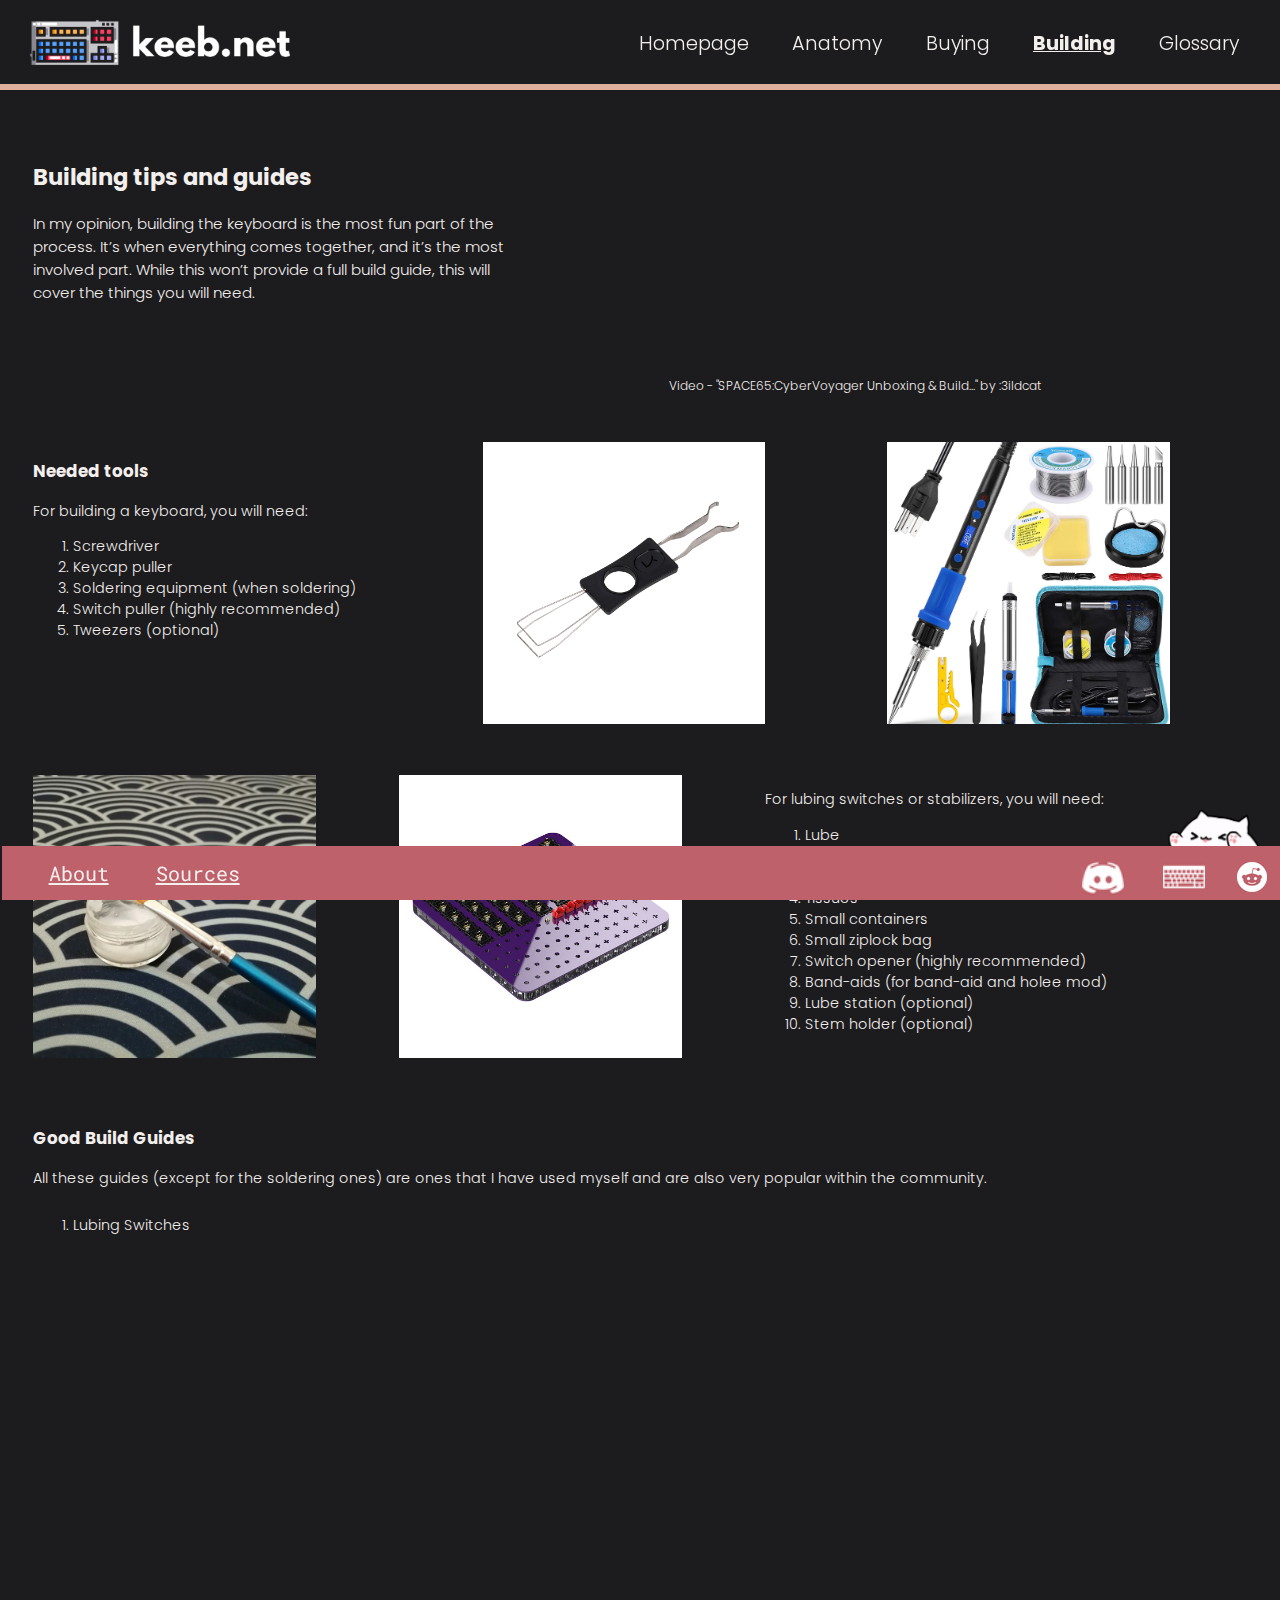
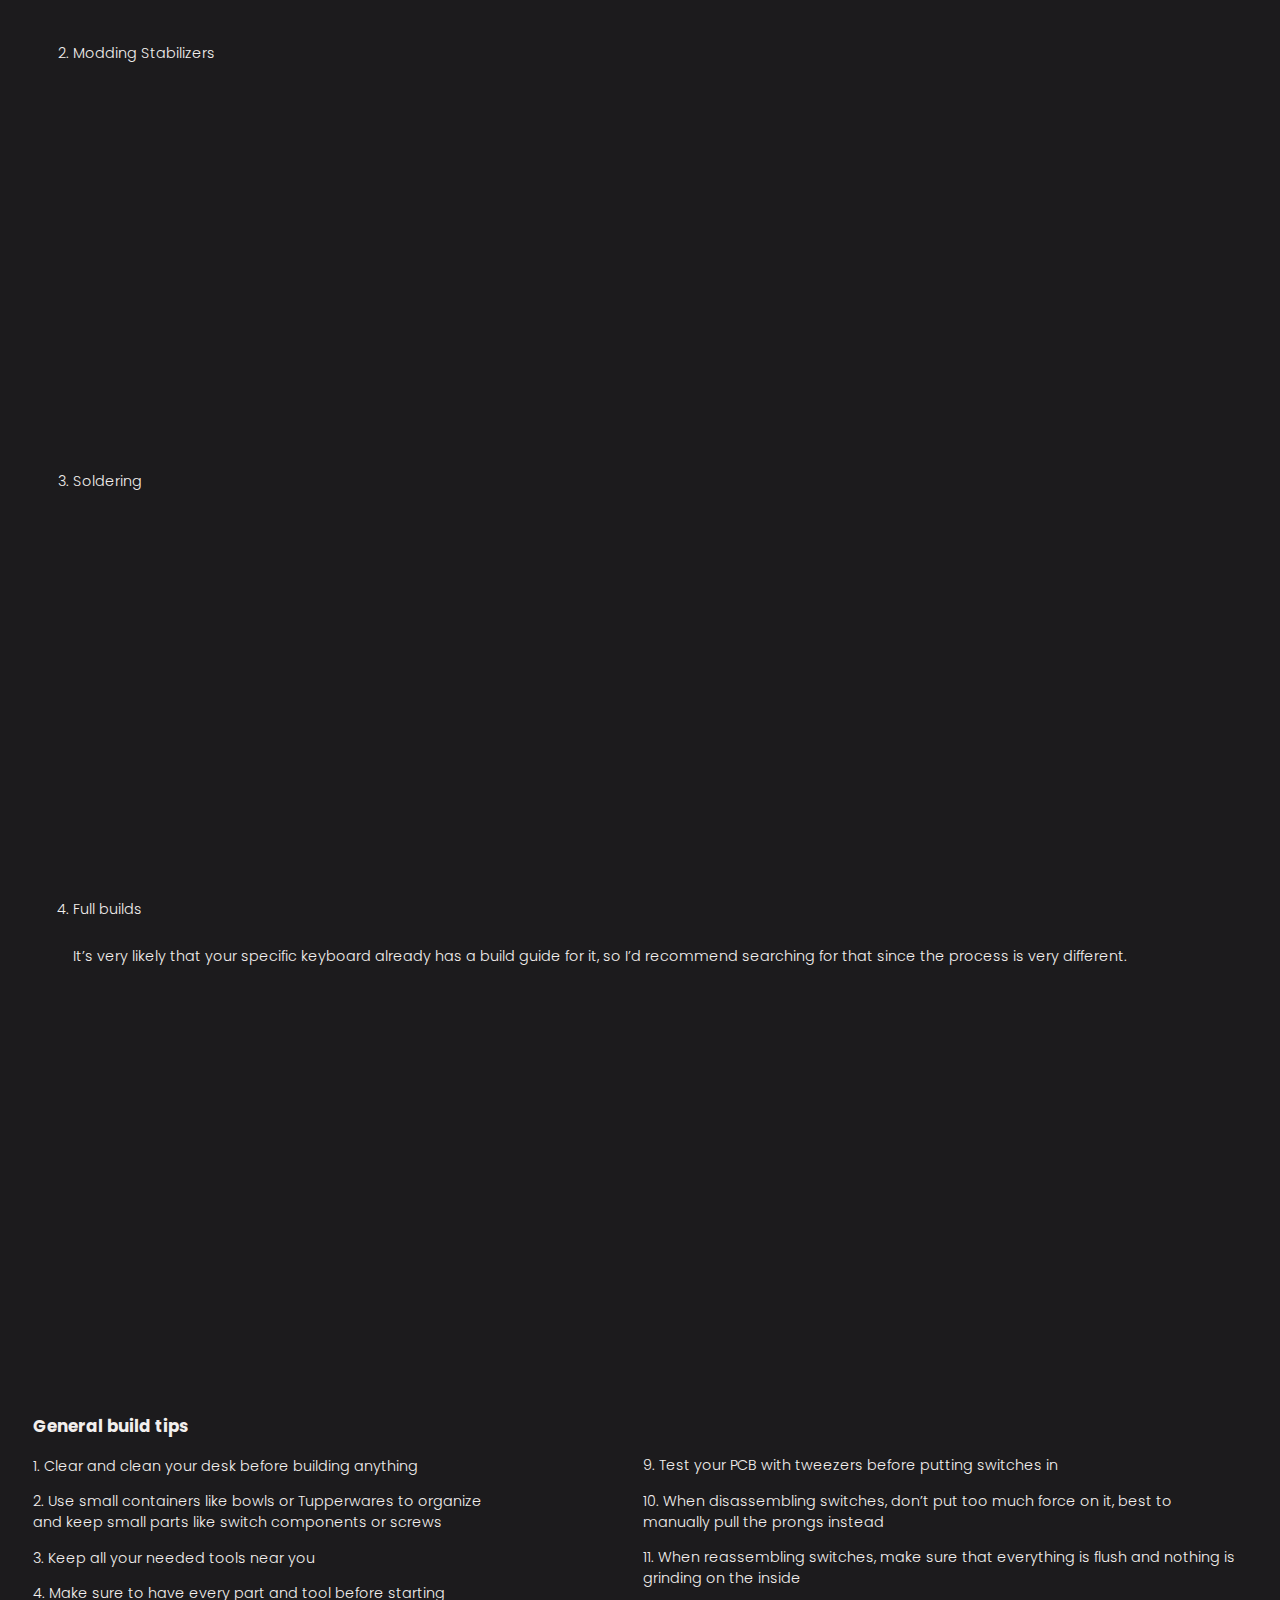
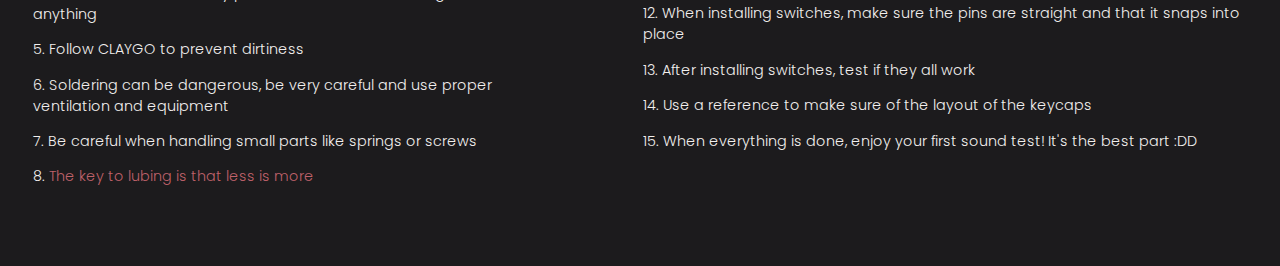
<file: htdocs/page4.html>
<!DOCTYPE html>
<html>

  <head>

    <title>keeb.net</title>
		<meta charset="UTF-8">
		<meta name="author" content="Rafael Paulino">
		<meta name="keywords" content="HTML, CSS, JavaScript">
		<meta name="revised" content="6-11-2020">
		<link rel="stylesheet" href="../css/style.css">
    <link rel="shortcut icon" type="image/png" href="images/globalimages/favicon.png"/>

    <style>
    .guideli {
      margin: 2vw 0;
    }
    </style>

  </head>

  <body>

    <!-- website header --->
    <header style="position:fixed; height: 7vw; top:0; background-color:#1c1b1d; z-index:10">
      <figure style="position:relative; top:1.5vw; left: 1vw">
        <img src="../images/globalimages/logo.png" width="22%" height="auto" title="Keyboard" alt="keeb.net Logo">
      </figure>
      <nav id="navbar"><a href=../index.html>Homepage</a> <a href=page2.html>Anatomy</a> <a href=page3.html>Buying</a> <a href=page4.html id="currentpage">Building</a> <a href=page5.html>Glossary</a></nav>
      <figure id="headerhr"></figure>
    </header>

    <main id="content"> 

      <!-- intro --->
      <article style="grid-column-start:1; grid-column-end:5">
        <h2>Building tips and guides</h2>
        <p>In my opinion, building the keyboard is the most fun part of the process. It’s when everything comes together, and it’s the most involved part. While this won’t provide a full build guide, this will cover the things you will need. </p>
      </article>
      <figure style="grid-column-start:6; grid-column-end:11; height:18vw; padding-left:2vw; margin-bottom:2vw">
        <iframe width="72%" height="100%" src="https://www.youtube.com/embed/AHUdr_KS9DM?autoplay=1&mute=1" title="YouTube video player" frameborder="0" allow="accelerometer;autoplay; clipboard-write; encrypted-media; gyroscope; picture-in-picture" allowfullscreen></iframe>
        <figcaption class="smallerfont">Video - "SPACE65:CyberVoyager Unboxing & Build..." by :3ildcat</figcaption>
      </figure>
      

      <!-- needed tools --->
      <article style="grid-column-start:1; grid-column-end:4" class="smallfont">
        <h3>Needed tools </h3>
        <p>For building a keyboard, you will need:</p>
        <ol>
          <li>Screwdriver</li>
          <li>Keycap puller</li>
          <li>Soldering equipment (when soldering)</li>
          <li>Switch puller (highly recommended)</li>
          <li>Tweezers (optional)</li>
        </ol>
      </article>
      <figure style="grid-column-start:5; grid-column-end:8; position:relative; right:3vw">
        <a href="https://kbdfans.com/collections/other-accessories/products/kbdfans-switch-and-keycaps-puller"><img src="../images/buildingimages/puller.jpg" width="80%" height="auto" title="2-in-1 switch and keycap puller" alt="KDBFans Switch and Keycaps puller"></a>
      </figure>  
      <figure style="grid-column-start:8; grid-column-end:11">
        <a href="https://www.ubuy.com.ph/product/BRP4Q24-soldering-iron-kit-soldering-kit-60w-electronics-soldering-iron-lcd-digital-adjustable-temperature-o"><img src="../images/buildingimages/solderingkit.jpg" width="80%" height="auto" title="2-in-1 switch and keycap puller" alt="KDBFans Switch and Keycaps puller"></a>
      </figure>  
      <!-- tools for lubing --->
      <figure style="grid-column-start:1; grid-column-end:4">
        <a href="../images/buildingimages/lube.jpg"><img src="../images/buildingimages/lube.jpg" width="80%" height="auto" title="Krytox205g0 Lube and Brush" alt="Krytox205g0 Lube and Brush"></a>
      </figure>  
      <figure style="grid-column-start:4; grid-column-end:7">
        <a href="https://kbdfans.com/collections/lube-tools/products/kbdfans-switches-lube-station"><img src="../images/buildingimages/lubestation.jpg" width="80%" height="auto" title="KBDFans Lube Station" alt="KBDFans Lube Station"></a>
      </figure>  
      <article style="grid-column-start:7; grid-column-end:11" class="smallfont">
        <p>For lubing switches or stabilizers, you will need:</p>
        <ol>
          <li>Lube</li>
          <li>Switch films (optional)</li>
          <li>Small paintbrush</li>
          <li>Tissues</li>
          <li>Small containers</li>
          <li>Small ziplock bag</li>
          <li>Switch opener (highly recommended)</li>
          <li>Band-aids (for band-aid and holee mod)</li>
          <li>Lube station (optional)</li>
          <li>Stem holder (optional)</li>
        </ol>
      </article>

      <!-- build guides ---> 
      <article style="grid-column-start:1; grid-column-end:11" class="smallfont">
        <h3>Good Build Guides</h3>
        <p>All these guides (except for the soldering ones) are ones that I have used myself and are also very popular within the community.</p>
        <ol>
          <li class="guideli">Lubing Switches</li> <!-- lubing switches --->
          <figure style="margin:5vw 0 5vw 0">
            <iframe width="40%" height="350vw" src="https://www.youtube.com/embed/44Wv4OGdmu4" title="YouTube video player" frameborder="0" allow="accelerometer;autoplay; clipboard-write; encrypted-media; gyroscope; picture-in-picture" allowfullscreen></iframe>
          </figure>  
          <figure style="margin:5vw 0 5vw 10vw">
            <iframe width="40%" height="350vw" src="https://www.youtube.com/embed/jYiH6P53miM" title="YouTube video player" frameborder="0" allow="accelerometer;autoplay; clipboard-write; encrypted-media; gyroscope; picture-in-picture" allowfullscreen></iframe>
          </figure>  
          <li class="guideli">Modding Stabilizers</li> <!-- Modding stabs --->
          <figure style="margin:5vw 0 5vw 0">
            <iframe width="40%" height="350vw" src="https://www.youtube.com/embed/usNx1_d0HbQ" title="YouTube video player" frameborder="0" allow="accelerometer;autoplay; clipboard-write; encrypted-media; gyroscope; picture-in-picture" allowfullscreen></iframe>
          </figure>  
          <figure style="margin:5vw 0 5vw 10vw">
            <iframe width="40%" height="350vw" src="https://www.youtube.com/embed/-vhpHjlkRgQ" title="YouTube video player" frameborder="0" allow="accelerometer;autoplay; clipboard-write; encrypted-media; gyroscope; picture-in-picture" allowfullscreen></iframe>
          </figure>  
          <li class="guideli">Soldering</li> <!-- soldering --->
          <figure style="margin:5vw 0 5vw 0">
            <iframe width="40%" height="350vw" src="https://www.youtube.com/embed/d4ujz-noZKk" title="YouTube video player" frameborder="0" allow="accelerometer;autoplay; clipboard-write; encrypted-media; gyroscope; picture-in-picture" allowfullscreen></iframe>
          </figure>  
          <figure style="margin:5vw 0 5vw 10vw">
            <iframe width="40%" height="350vw" src="https://www.youtube.com/embed/cRJV1jo5vao" title="YouTube video player" frameborder="0" allow="accelerometer;autoplay; clipboard-write; encrypted-media; gyroscope; picture-in-picture" allowfullscreen></iframe>
          </figure>  
          <li class="guideli">Full builds</li> <!-- full builds --->
          <p>It’s very likely that your specific keyboard already has a build guide for it, so I’d recommend searching for that since the process is very different.</p>
          <figure style="margin:5vw 0 5vw 0">
            <iframe width="40%" height="350vw" src="https://www.youtube.com/embed/deVaUvywGMw" title="YouTube video player" frameborder="0" allow="accelerometer;autoplay; clipboard-write; encrypted-media; gyroscope; picture-in-picture" allowfullscreen></iframe>
          </figure>  
          <figure style="margin:5vw 0 5vw 10vw">
            <iframe width="40%" height="350vw" src="https://www.youtube.com/embed/Sm1DVbyeDiI" title="YouTube video player" frameborder="0" allow="accelerometer;autoplay; clipboard-write; encrypted-media; gyroscope; picture-in-picture" allowfullscreen></iframe>
          </figure>  
        </ol>
      </article>     

      <!-- general tips --->
      <article style="grid-column-start:1; grid-column-end:5" class="smallfont">
        <h3>General build tips</h3>
        <p>1. Clear and clean your desk before building anything</p>
        <p>2. Use small containers like bowls or Tupperwares to organize and keep small parts like switch components or screws</p>
        <p>3. Keep all your needed tools near you</p>
        <p>4. Make sure to have every part and tool before starting anything</p>
        <p>5. Follow CLAYGO to prevent dirtiness</p>
        <p>6. Soldering can be dangerous, be very careful and use proper ventilation and equipment</p>
        <p>7. Be careful when handling small parts like springs or screws</p>
        <p>8. <a href="https://youtu.be/44Wv4OGdmu4?t=192">The key to lubing is that less is more</a></p>
      </article>
      <article style="grid-column-start:6; grid-column-end:11; position:relative; top:3.5vw" class="smallfont">
        <p>9. Test your PCB with tweezers before putting switches in</p>
        <p>10. When disassembling switches, don’t put too much force on it, best to manually pull the prongs instead</p>
        <p>11. When reassembling switches, make sure that everything is flush and nothing is grinding on the inside</p>
        <p>12. When installing switches, make sure the pins are straight and that it snaps into place</p>
        <p>13. After installing switches, test if they all work</p>
        <p>14. Use a reference to make sure of the layout of the keycaps</p>
        <p>15. When everything is done, enjoy your first sound test! It's the best part :DD</p>
      </article>

    </main>
    
    <!-- footer --->
    <img src="../images/globalimages/bongocat.png" width="10%" title="bongo cat" alt="bongo cat" style="position:fixed; bottom:5.7vh; right:0">
    <footer> 
      <span style="position:relative; top:1.5vh">
        &nbsp<a href=about.html>About</a> <a href=sources.html>Sources</a>
        <span style="word-spacing:normal; position:relative; left:125vh">Join the community:</span>
        <a href="https://www.reddit.com/r/MechanicalKeyboards/" class="reddit"></a>
        <a href="https://geekhack.org/index.php" class="geekhack"></a>
        <a href="https://discord.gg/taehatypes" class="discord"></a>
      </span>
    </footer>

  </body>

</html>
</file>
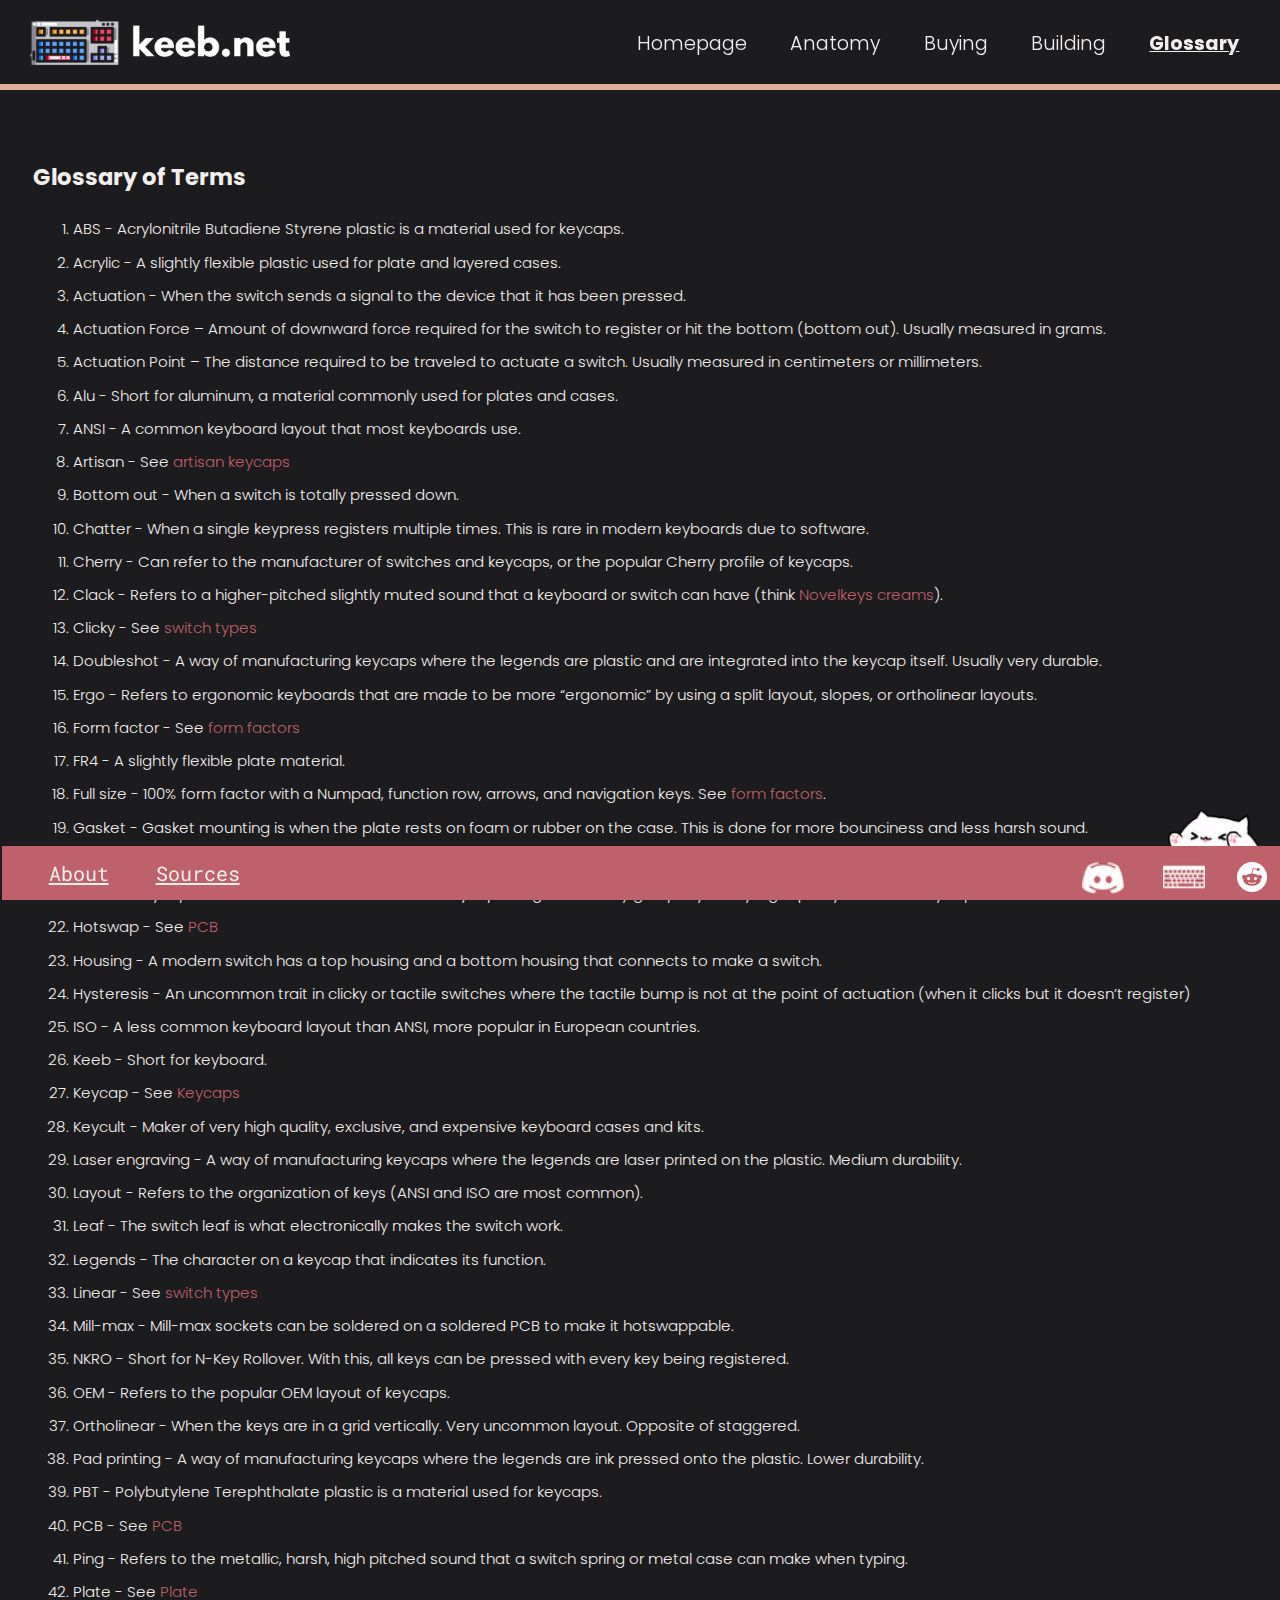
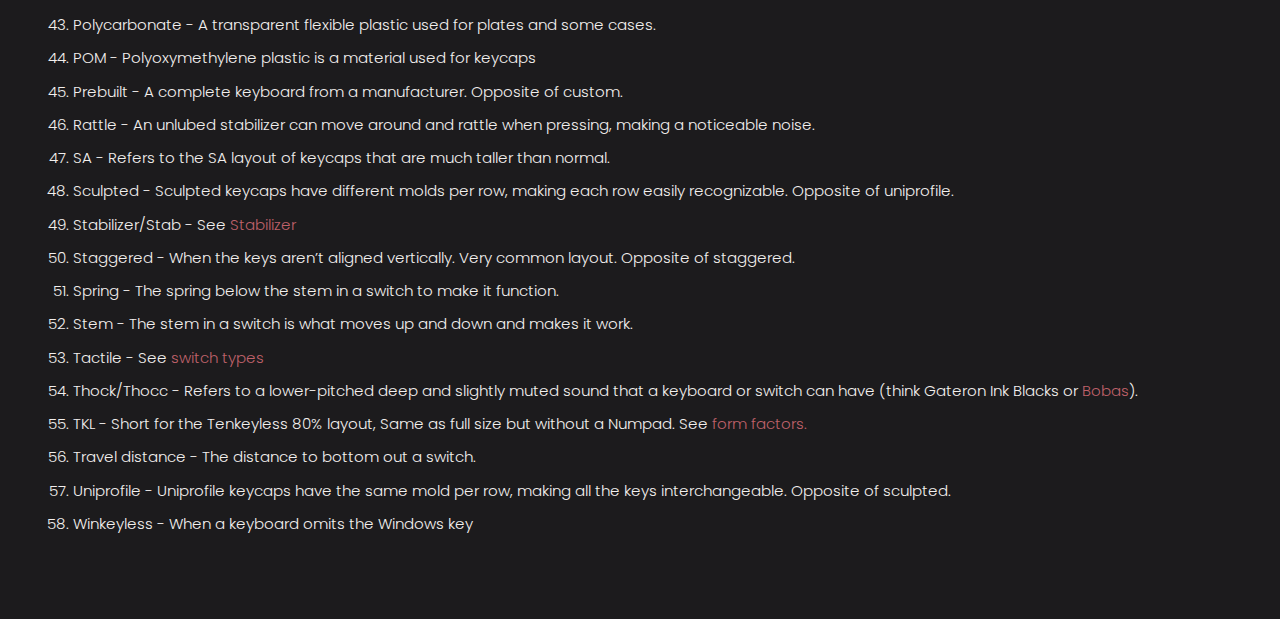
<file: htdocs/page5.html>
<!DOCTYPE html>
<html>

  <head>

    <title>keeb.net</title>
		<meta charset="UTF-8">
		<meta name="author" content="Rafael Paulino">
		<meta name="keywords" content="HTML, CSS, JavaScript">
		<meta name="revised" content="6-11-2020">
		<link rel="stylesheet" href="../css/style.css">
    <link rel="shortcut icon" type="image/png" href="images/globalimages/favicon.png"/>

    <style>
    li {
      line-height: 2.2;
    }
    </style>

  </head>

  <body>

    <!-- website header --->
    <header style="position:fixed; height: 7vw; top:0; background-color:#1c1b1d; z-index:10">
      <figure style="position:relative; top:1.5vw; left: 1vw">
        <img src="../images/globalimages/logo.png" width="22%" height="auto" title="Keyboard" alt="keeb.net Logo">
      </figure>
      <nav id="navbar"><a href=../index.html>Homepage</a> <a href=page2.html>Anatomy</a> <a href=page3.html>Buying</a> <a href=page4.html>Building</a> <a href=page5.html id="currentpage">Glossary</a></nav>
      <figure id="headerhr"></figure>
    </header>

    <main id="content"> 

      <article style="grid-column-start:1; grid-column-end:11">
        <h2>Glossary of Terms</h2>
        <ol>
          <li>ABS - Acrylonitrile Butadiene Styrene plastic is a material used for keycaps.</li>
          <li>Acrylic - A slightly flexible plastic used for plate and layered cases.</li>
          <li>Actuation - When the switch sends a signal to the device that it has been pressed.</li>
          <li>Actuation Force – Amount of downward force required for the switch to register or hit the bottom (bottom out). Usually measured in grams.</li>
          <li>Actuation Point – The distance required to be traveled to actuate a switch. Usually measured in centimeters or millimeters.</li>
          <li>Alu - Short for aluminum, a material commonly used for plates and cases.</li>
          <li>ANSI - A common keyboard layout that most keyboards use.</li>
          <li>Artisan - See <a href="page2.html#addparts">artisan keycaps</a></li>
          <li>Bottom out - When a switch is totally pressed down.</li>
          <li>Chatter - When a single keypress registers multiple times. This is rare in modern keyboards due to software.</li>
          <li>Cherry - Can refer to the manufacturer of switches and keycaps, or the popular Cherry profile of keycaps.</li>
          <li>Clack - Refers to a higher-pitched slightly muted sound that a keyboard or switch can have (think <a href="https://www.youtube.com/watch?v=P6gW18XE6EM">Novelkeys creams</a>).</li>
          <li>Clicky - See <a href="page2.html#switches">switch types</a></li>
          <li>Doubleshot - A way of manufacturing keycaps where the legends are plastic and are integrated into the keycap itself. Usually very durable.</li>
          <li>Ergo - Refers to ergonomic keyboards that are made to be more “ergonomic” by using a split layout, slopes, or ortholinear layouts.</li>
          <li>Form factor - See <a href="page3.html#formfactors">form factors</a></li>
          <li>FR4 - A slightly flexible plate material.</li>
          <li>Full size - 100% form factor with a Numpad, function row, arrows, and navigation keys. See <a href="page3.html#formfactors">form factors</a>.</li>
          <li>Gasket - Gasket mounting is when the plate rests on foam or rubber on the case. This is done for more bounciness and less harsh sound.</li>
          <li>Ghosting - When a key that isn’t pressed is mistakenly registered. This is rare in modern keyboards due to software.</li>
          <li>GMK - A keycap manufacturer that manufactures keycap designs for many groupbuys. Very high quality and also very expensive.</li>
          <li>Hotswap - See <a href="page2.html#pcb">PCB</a></li>
          <li>Housing - A modern switch has a top housing and a bottom housing that connects to make a switch.</li>
          <li>Hysteresis - An uncommon trait in clicky or tactile switches where the tactile bump is not at the point of actuation (when it clicks but it doesn’t register)</li>
          <li>ISO - A less common keyboard layout than ANSI, more popular in European countries.</li>
          <li>Keeb - Short for keyboard.</li> 
          <li>Keycap - See <a href="page2.html#keycaps">Keycaps</a></li>
          <li>Keycult - Maker of very high quality, exclusive, and expensive keyboard cases and kits.</li>
          <li>Laser engraving - A way of manufacturing keycaps where the legends are laser printed on the plastic. Medium durability.</li>
          <li>Layout - Refers to the organization of keys (ANSI and ISO are most common).</li>
          <li>Leaf - The switch leaf is what electronically makes the switch work.</li>
          <li>Legends - The character on a keycap that indicates its function.</li>
          <li>Linear - See <a href="page2.html#switches">switch types</a></li>
          <li>Mill-max - Mill-max sockets can be soldered on a soldered PCB to make it hotswappable.</li>
          <li>NKRO - Short for N-Key Rollover. With this, all keys can be pressed with every key being registered.</li>
          <li>OEM - Refers to the popular OEM layout of keycaps.</li>
          <li>Ortholinear - When the keys are in a grid vertically. Very uncommon layout. Opposite of staggered.</li>
          <li>Pad printing - A way of manufacturing keycaps where the legends are ink pressed onto the plastic. Lower durability.</li>
          <li>PBT - Polybutylene Terephthalate plastic is a material used for keycaps.</li>
          <li>PCB - See <a href="page2.html#pcb">PCB</a></li>
          <li>Ping - Refers to the metallic, harsh, high pitched sound that a switch spring or metal case can make when typing.</li>
          <li>Plate - See <a href="page2.html#plate">Plate</a></li>
          <li>Polycarbonate - A transparent flexible plastic used for plates and some cases.</li>
          <li>POM  - Polyoxymethylene plastic is a material used for keycaps</li>
          <li>Prebuilt - A complete keyboard from a manufacturer. Opposite of custom.</li>        
          <li>Rattle - An unlubed stabilizer can move around and rattle when pressing, making a noticeable noise.</li>
          <li>SA - Refers to the SA layout of keycaps that are much taller than normal.</li>
          <li>Sculpted - Sculpted keycaps have different molds per row, making each row easily recognizable. Opposite of uniprofile.</li>
          <li>Stabilizer/Stab - See <a href="page2.html#stabs">Stabilizer</a></li>        
          <li>Staggered - When the keys aren’t aligned vertically. Very common layout. Opposite of staggered.</li>
          <li>Spring - The spring below the stem in a switch to make it function.</li>
          <li>Stem - The stem in a switch is what moves up and down and makes it work.</li>
          <li>Tactile - See <a href="page2.html#switches">switch types</a></li>        
          <li>Thock/Thocc - Refers to a lower-pitched deep and slightly muted sound that a keyboard or switch can have (think Gateron Ink Blacks or <a href="https://www.youtube.com/watch?v=AOFnLntygwE">Bobas</a>).</li>
          <li>TKL - Short for the Tenkeyless 80% layout, Same as full size but without a Numpad. See <a href="page3.html#formfactors">form factors.</a></li>
          <li>Travel distance - The distance to bottom out a switch.</li>
          <li>Uniprofile - Uniprofile keycaps have the same mold per row, making all the keys interchangeable. Opposite of sculpted.</li>               
          <li>Winkeyless - When a keyboard omits the Windows key</li>   
        </ol>
      </article>
    </main>
    
    <!-- footer --->
    <img src="../images/globalimages/bongocat.png" width="10%" title="bongo cat" alt="bongo cat" style="position:fixed; bottom:5.7vh; right:0">
    <footer> 
      <span style="position:relative; top:1.5vh">
        &nbsp<a href=about.html>About</a> <a href=sources.html>Sources</a>
        <span style="word-spacing:normal; position:relative; left:125vh">Join the community:</span>
        <a href="https://www.reddit.com/r/MechanicalKeyboards/" class="reddit"></a>
        <a href="https://geekhack.org/index.php" class="geekhack"></a>
        <a href="https://discord.gg/taehatypes" class="discord"></a>
      </span>
    </footer>

  </body>

</html>
</file>
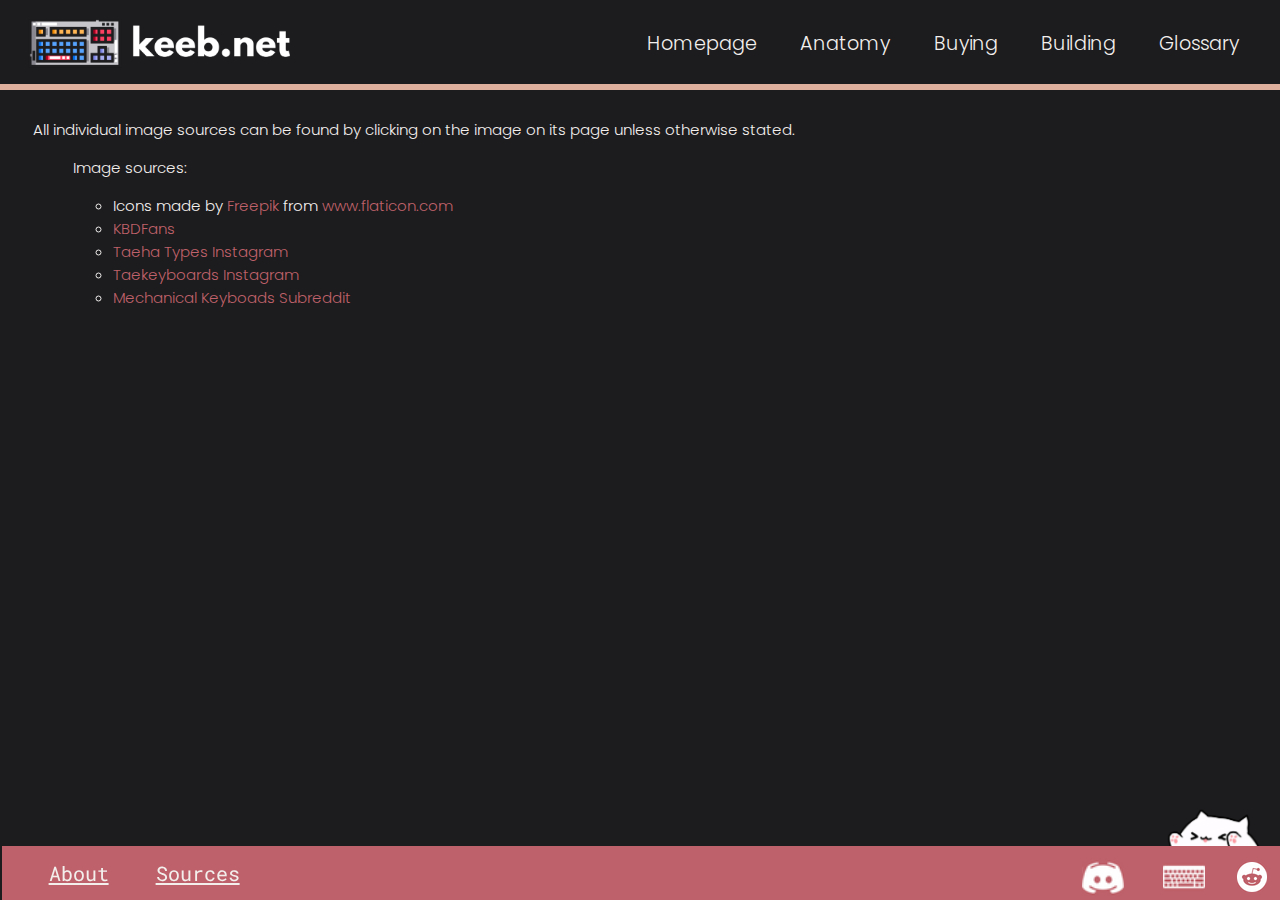
<file: htdocs/sources.html>
<!DOCTYPE html>
<html>

  <head>

    <title>keeb.net</title>
		<meta charset="UTF-8">
		<meta name="author" content="Rafael Paulino">
		<meta name="keywords" content="HTML, CSS, JavaScript">
		<meta name="revised" content="6-11-2020">
		<link rel="stylesheet" href="../css/style.css">
    <link rel="shortcut icon" type="image/png" href="../images/globalimages/favicon.png"/>

  </head>

  <body>

    <!-- website header --->
    <header style="position:fixed; height: 7vw; top:0; background-color:#1c1b1d; z-index:10">
      <figure style="position:relative; top:1.5vw; left: 1vw">
        <img src="../images/globalimages/logo.png" width="22%" height="auto" title="Keyboard" alt="keeb.net Logo">
      </figure>
      <nav id="navbar"><a href=../index.html>Homepage</a> <a href=page2.html>Anatomy</a> <a href=page3.html>Buying</a> <a href=page4.html>Building</a> <a href=page5.html>Glossary</a></nav>
      <figure id="headerhr"></figure>
    </header>

    <main id="content"> 

      <!-- sources --->
      <article style="grid-column-start:1; grid-column-end:11; position:relative; bottom:3vw">
        <p>All individual image sources can be found by clicking on the image on its page unless otherwise stated.</p>
        <ul>
        <p>Image sources:</p>
        <ul>
          <li>Icons made by <a href="https://www.freepik.com" title="Freepik">Freepik</a> from <a href="https://www.flaticon.com/" title="Flaticon">www.flaticon.com</a></li>
          <li><a href="https://kbdfans.com/">KBDFans</a></li>
          <li><a href="https://www.instagram.com/taehatypes/">Taeha Types Instagram</a></li>
          <li><a href="https://www.instagram.com/taekeyboards/">Taekeyboards Instagram</a></li>
          <li><a href="https://www.reddit.com/r/MechanicalKeyboards/">Mechanical Keyboads Subreddit</a></li>
        </ul>
      </article>

    </main>
    
    <!-- footer --->
    <img src="../images/globalimages/bongocat.png" width="10%" title="bongo cat" alt="bongo cat" style="position:fixed; bottom:5.7vh; right:0">
    <footer> 
      <span style="position:relative; top:1.5vh">
        &nbsp<a href=about.html>About</a> <a href=sources.html>Sources</a>
        <span style="word-spacing:normal; position:relative; left:125vh">Join the community:</span>
        <a href="https://www.reddit.com/r/MechanicalKeyboards/" class="reddit"></a>
        <a href="https://geekhack.org/index.php" class="geekhack"></a>
        <a href="https://discord.gg/taehatypes" class="discord"></a>
      </span>
    </footer>

  </body>

</html>
</file>
<file: css/style.css>
@import url('https://fonts.googleapis.com/css2?family=Poppins:wght@300;500&display=swap');
@import url('https://fonts.googleapis.com/css2?family=Poppins:wght@300;500&family=Roboto+Mono&display=swap');

/* content */
main#content a:link, main#content a:visited {
  color: #bf616a;
  text-decoration: none;
}
main#content a:hover {
  color: #deaf9d;
}
main#content {
  font-weight: 300;
  font-size: 1.18vw;
  display: grid;
  grid-template-columns: repeat(10, 9%);
  grid-column-gap: 1vw;
  grid-row-gap: 3.5vw;
  margin: 11vw 25px 5vw 25px;
}
#content figure img {
	opacity: 1;
	-webkit-transition: .3s ease-in-out;
	transition: .3s ease-in-out;
}
#content figure:hover img {
	opacity: .5;
  transform: scale(1.02, 1.02);
}
.smallfont {
  font-size: 0.95em;
}
.smallerfont {
  font-size: 0.8em;
}

/* header */
#navbar {
  display: inline;
  position: fixed; 
  top: 2.25vw; 
  right: 2vw;
  word-spacing:3vw; 
  font-size:1.5vw;
  font-weight: 300;
  margin-right:15px;
  vertical-align: middle; 
  text-align: right;
}
#navbar a:link, #navbar a:visited {
  color: #f2efed;
  text-decoration: none;
}
#navbar a:hover {
  color: #deaf9d;
}
#currentpage {
  font-weight: bold;
  text-decoration: underline !important; 
}
#headerhr {
  position:absolute;
  bottom: 0;
  left: -3vw;
  width: 150%;
  border-top:0.5vw solid #deaf9d;
}

body {
  background-color: #1c1b1d;
  color: #f2efed;
  font-family: 'Poppins', sans-serif;
}
figure {
  margin: 0;
  display: inline;
}

/* footer */
footer a:link, footer a:visited {
  color: #f2efed;
}
footer a:hover {
  color: #793e44;
}
footer {
  font-family:'Roboto Mono', monospace;
  font-size: 2.25vh;
  color: #f2efed;
  word-spacing: 35px;
  background-color: #bf616a;
  height: 6vh;
  width: 100%;
  position: fixed;
  bottom: 0;
  margin-left: -0.5vw;
}
footer figure {
  display: block;
}

/* socmed sprite */
a.reddit {
  background: url('../images/globalimages/socmedsprite.png') no-repeat 0px 0px;
  width: 30px;
  height: 30px;
  position: fixed;
  bottom: 0.9vh;
  right: 1.4vh;
}
a.reddit:hover {
  background: url('../images/globalimages/socmedsprite.png') no-repeat 0px -30px;
  width: 30px;
  height: 30px;
  transform: scale(1.1, 1.1);
}
a.geekhack {
  background: url('../images/globalimages/socmedsprite.png') no-repeat -30px 0px;
  width: 30px;
  height: 30px;
  transform: scale(1.4, 1.4);
  position: fixed;
  bottom: 0.9vh;
  right: 9vh;
}
a.geekhack:hover {
  background: url('../images/globalimages/socmedsprite.png') no-repeat -30px -30px;
  width: 30px;
  height: 30px;
  transform: scale(1.5, 1.5);
}
a.discord {
  background: url('../images/globalimages/socmedsprite.png') no-repeat -60px 0px;
  width: 30px;
  height: 30px;
  transform: scale(1.4, 1.4);
  position: fixed;
  bottom: 0.9vh;
  right: 18vh;
}
a.discord:hover {
  background: url('../images/globalimages/socmedsprite.png') no-repeat -60px -30px;
  width: 30px;
  height: 30px;
  transform: scale(1.5, 1.5);
}
</file>
